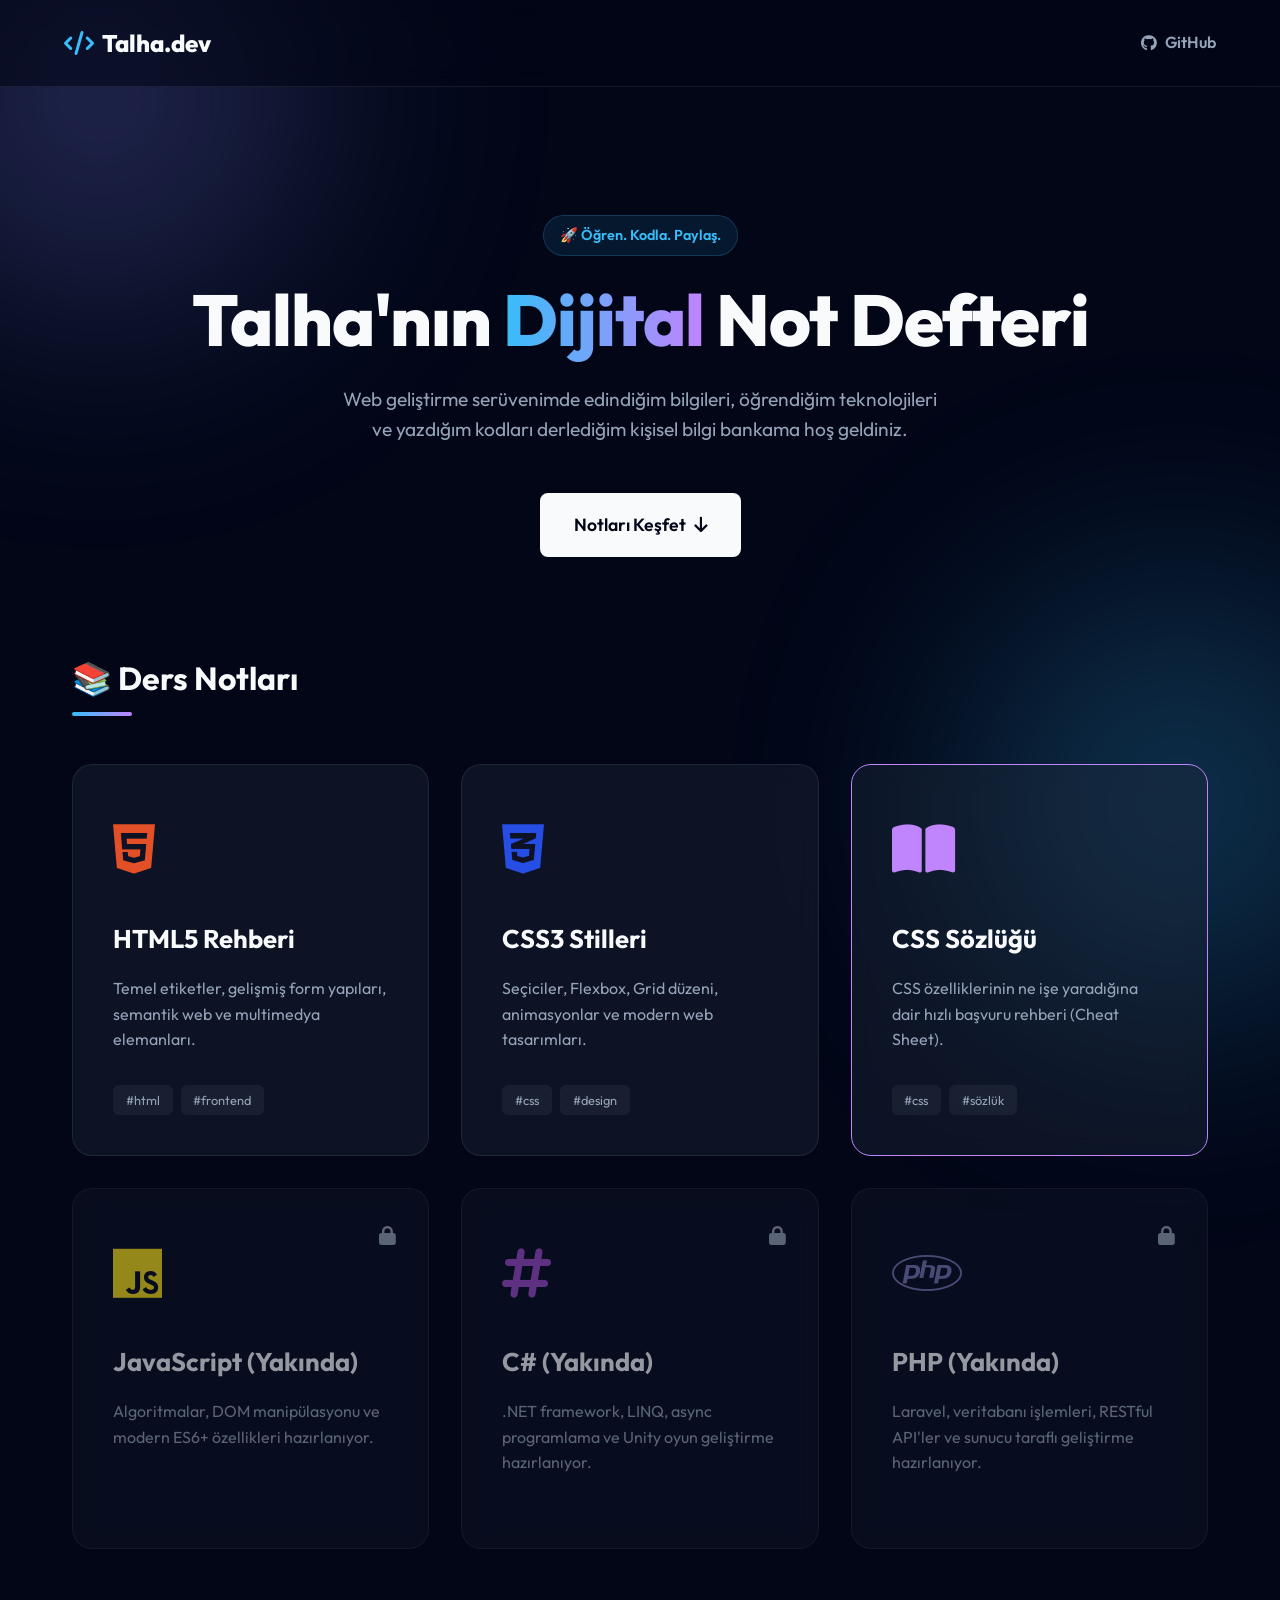
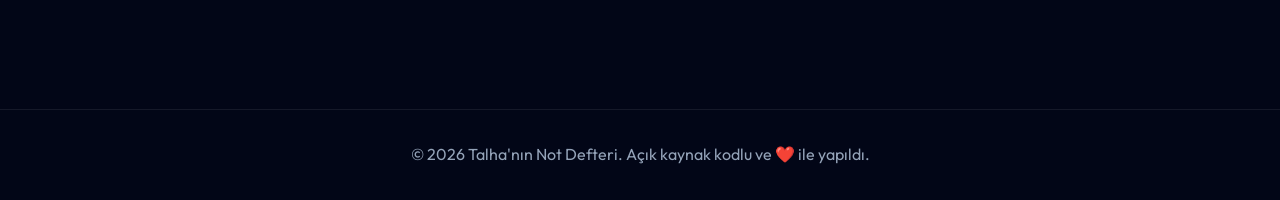
<file: talha_notebook/index.html>
<!DOCTYPE html>
<html lang="tr">

<head>
    <meta charset="UTF-8">
    <meta name="viewport" content="width=device-width, initial-scale=1.0">
    <title>Talha'nın Dijital Not Defteri</title>
    <link href="https://fonts.googleapis.com/css2?family=Outfit:wght@300;400;600;800&family=Fira+Code&display=swap"
        rel="stylesheet">
    <link rel="stylesheet" href="https://cdnjs.cloudflare.com/ajax/libs/font-awesome/6.4.0/css/all.min.css">
    <link rel="stylesheet" href="css/index.css">
</head>

<body>
    <!-- Arka plan parlamaları -->
    <div class="glow-circle shape-1"></div>
    <div class="glow-circle shape-2"></div>

    <nav class="navbar">
        <div class="nav-brand"><i class="fa-solid fa-code"></i> Talha.dev</div>
        <div class="nav-links">
            <a href="https://github.com" target="_blank"><i class="fab fa-github"></i> GitHub</a>
        </div>
    </nav>

    <div class="page-wrapper">
        <!-- Hero Section -->
        <header class="hero-section">
            <div class="badge">🚀 Öğren. Kodla. Paylaş.</div>
            <h1 class="main-title">Talha'nın <span>Dijital</span> Not Defteri</h1>
            <p class="hero-subtitle">Web geliştirme serüvenimde edindiğim bilgileri, öğrendiğim teknolojileri ve
                yazdığım kodları derlediğim kişisel bilgi bankama hoş geldiniz.</p>
            <div class="hero-buttons">
                <a href="#notlar" class="btn btn-primary">Notları Keşfet <i class="fa-solid fa-arrow-down"></i></a>
            </div>
        </header>

        <main id="notlar" class="main-content">
            <div class="section-header">
                <h2>📚 Ders Notları</h2>
                <div class="section-line"></div>
            </div>

            <div class="notebook-grid">
                <!-- HTML5 -->
                <a href="html5-notes.html" class="notebook-card html-card">
                    <div class="card-icon"><i class="fab fa-html5"></i></div>
                    <div class="card-content">
                        <h2>HTML5 Rehberi</h2>
                        <p>Temel etiketler, gelişmiş form yapıları, semantik web ve multimedya elemanları.</p>
                    </div>
                    <div class="card-footer">
                        <span class="tag">#html</span>
                        <span class="tag">#frontend</span>
                    </div>
                </a>

                <!-- CSS3 -->
                <a href="css3-notes.html" class="notebook-card css-card">
                    <div class="card-icon"><i class="fab fa-css3-alt"></i></div>
                    <div class="card-content">
                        <h2>CSS3 Stilleri</h2>
                        <p>Seçiciler, Flexbox, Grid düzeni, animasyonlar ve modern web tasarımları.</p>
                    </div>
                    <div class="card-footer">
                        <span class="tag">#css</span>
                        <span class="tag">#design</span>
                    </div>
                </a>

                <!-- CSS Sözlüğü (Yeni) -->
                <a href="css-cheatsheet.html" class="notebook-card js-card" style="border-color: var(--accent-3);">
                    <div class="card-icon"><i class="fa-solid fa-book-open" style="color: var(--accent-3);"></i></div>
                    <div class="card-content">
                        <h2>CSS Sözlüğü</h2>
                        <p>CSS özelliklerinin ne işe yaradığına dair hızlı başvuru rehberi (Cheat Sheet).</p>
                    </div>
                    <div class="card-footer">
                        <span class="tag">#css</span>
                        <span class="tag">#sözlük</span>
                    </div>
                </a>

                <!-- JavaScript (Kilitli) -->
                <a href="#" class="notebook-card js-card locked">
                    <div class="card-icon"><i class="fab fa-js"></i></div>
                    <div class="card-content">
                        <h2>JavaScript (Yakında)</h2>
                        <p>Algoritmalar, DOM manipülasyonu ve modern ES6+ özellikleri hazırlanıyor.</p>
                    </div>
                    <div class="lock-icon"><i class="fa-solid fa-lock"></i></div>
                </a>


                <!-- C# (Kilitli) -->
                <a href="#" class="notebook-card csharp-card locked">
                    <div class="card-icon"><i class="fa-solid fa-hashtag"></i></div>
                    <div class="card-content">
                        <h2>C# (Yakında)</h2>
                        <p>.NET framework, LINQ, async programlama ve Unity oyun geliştirme hazırlanıyor.</p>
                    </div>
                    <div class="lock-icon"><i class="fa-solid fa-lock"></i></div>
                </a>

                <!-- PHP (Kilitli) -->
                <a href="#" class="notebook-card php-card locked">
                    <div class="card-icon"><i class="fab fa-php"></i></div>
                    <div class="card-content">
                        <h2>PHP (Yakında)</h2>
                        <p>Laravel, veritabanı işlemleri, RESTful API'ler ve sunucu taraflı geliştirme hazırlanıyor.</p>
                    </div>
                    <div class="lock-icon"><i class="fa-solid fa-lock"></i></div>
                </a>
            </div>
        </main>
    </div>

    <footer>
        <p>&copy; 2026 Talha'nın Not Defteri. Açık kaynak kodlu ve ❤️ ile yapıldı.</p>
    </footer>
</body>

</html>
</file>
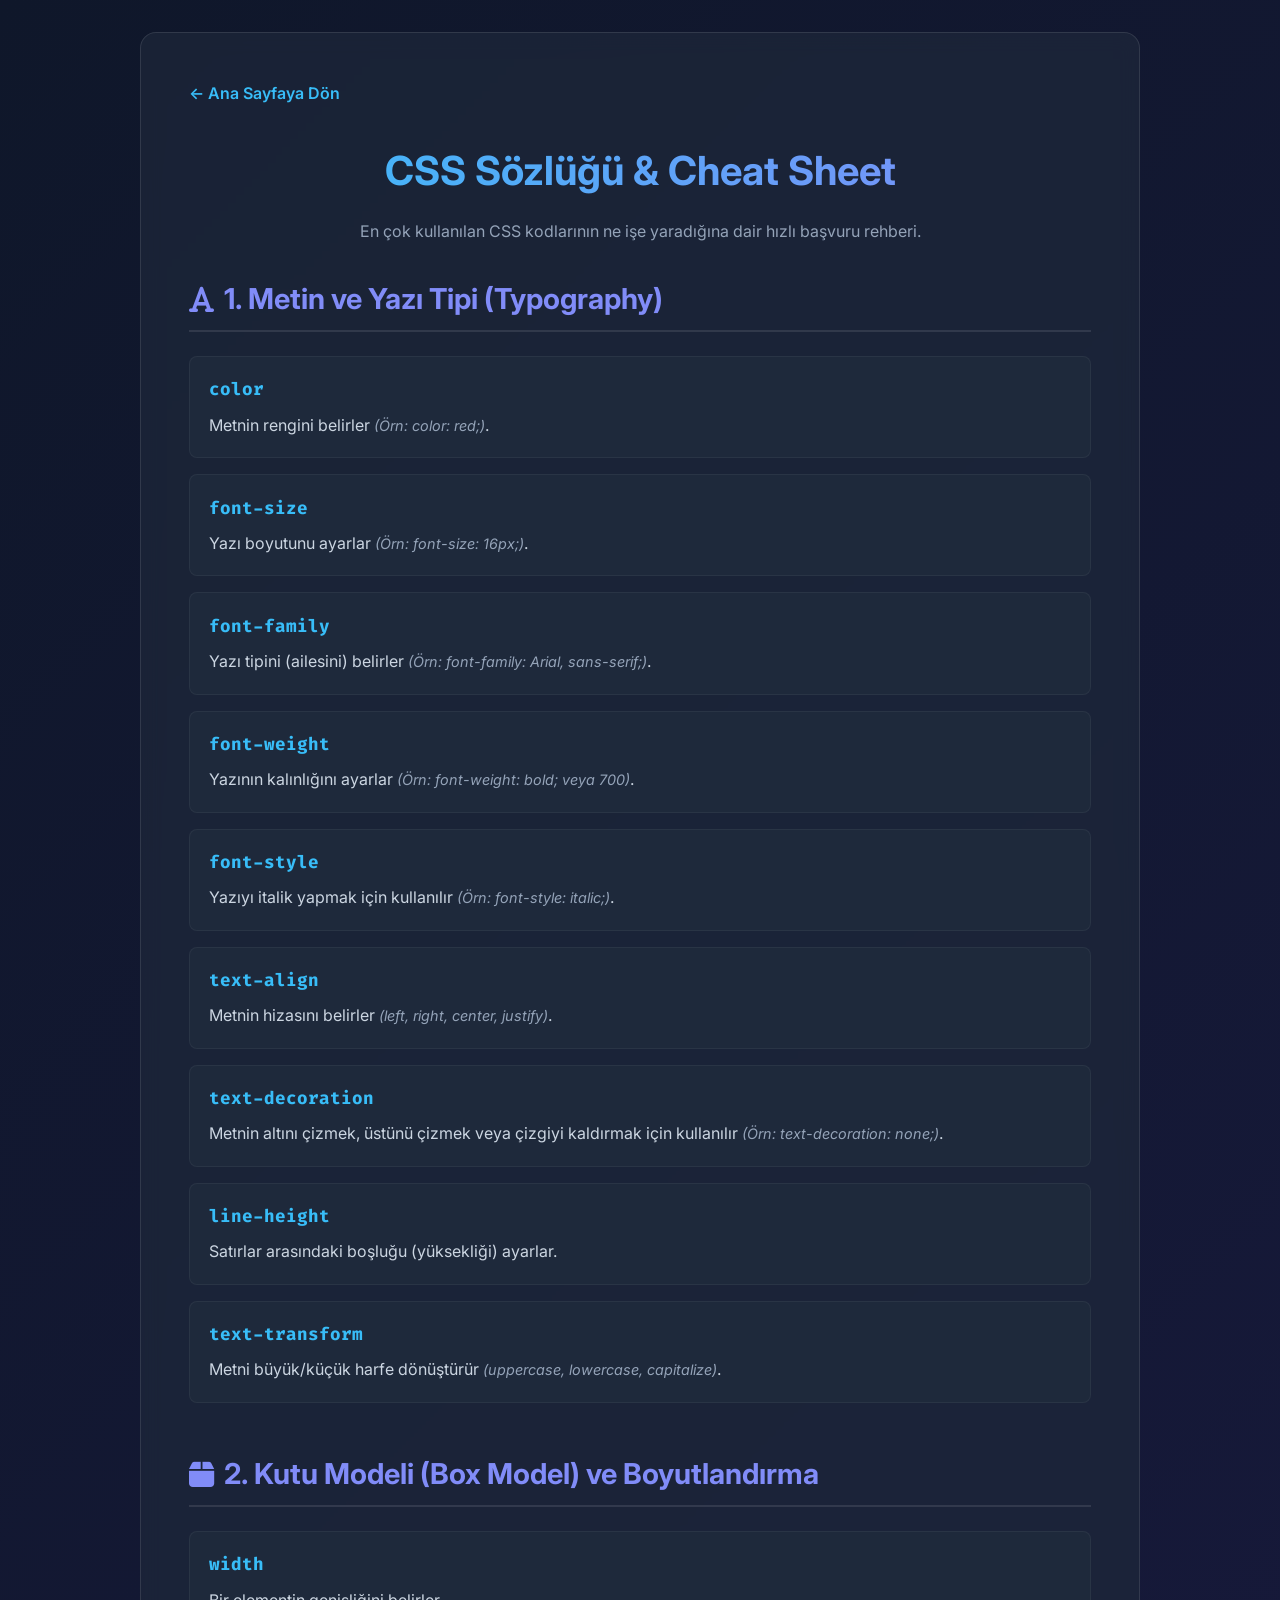
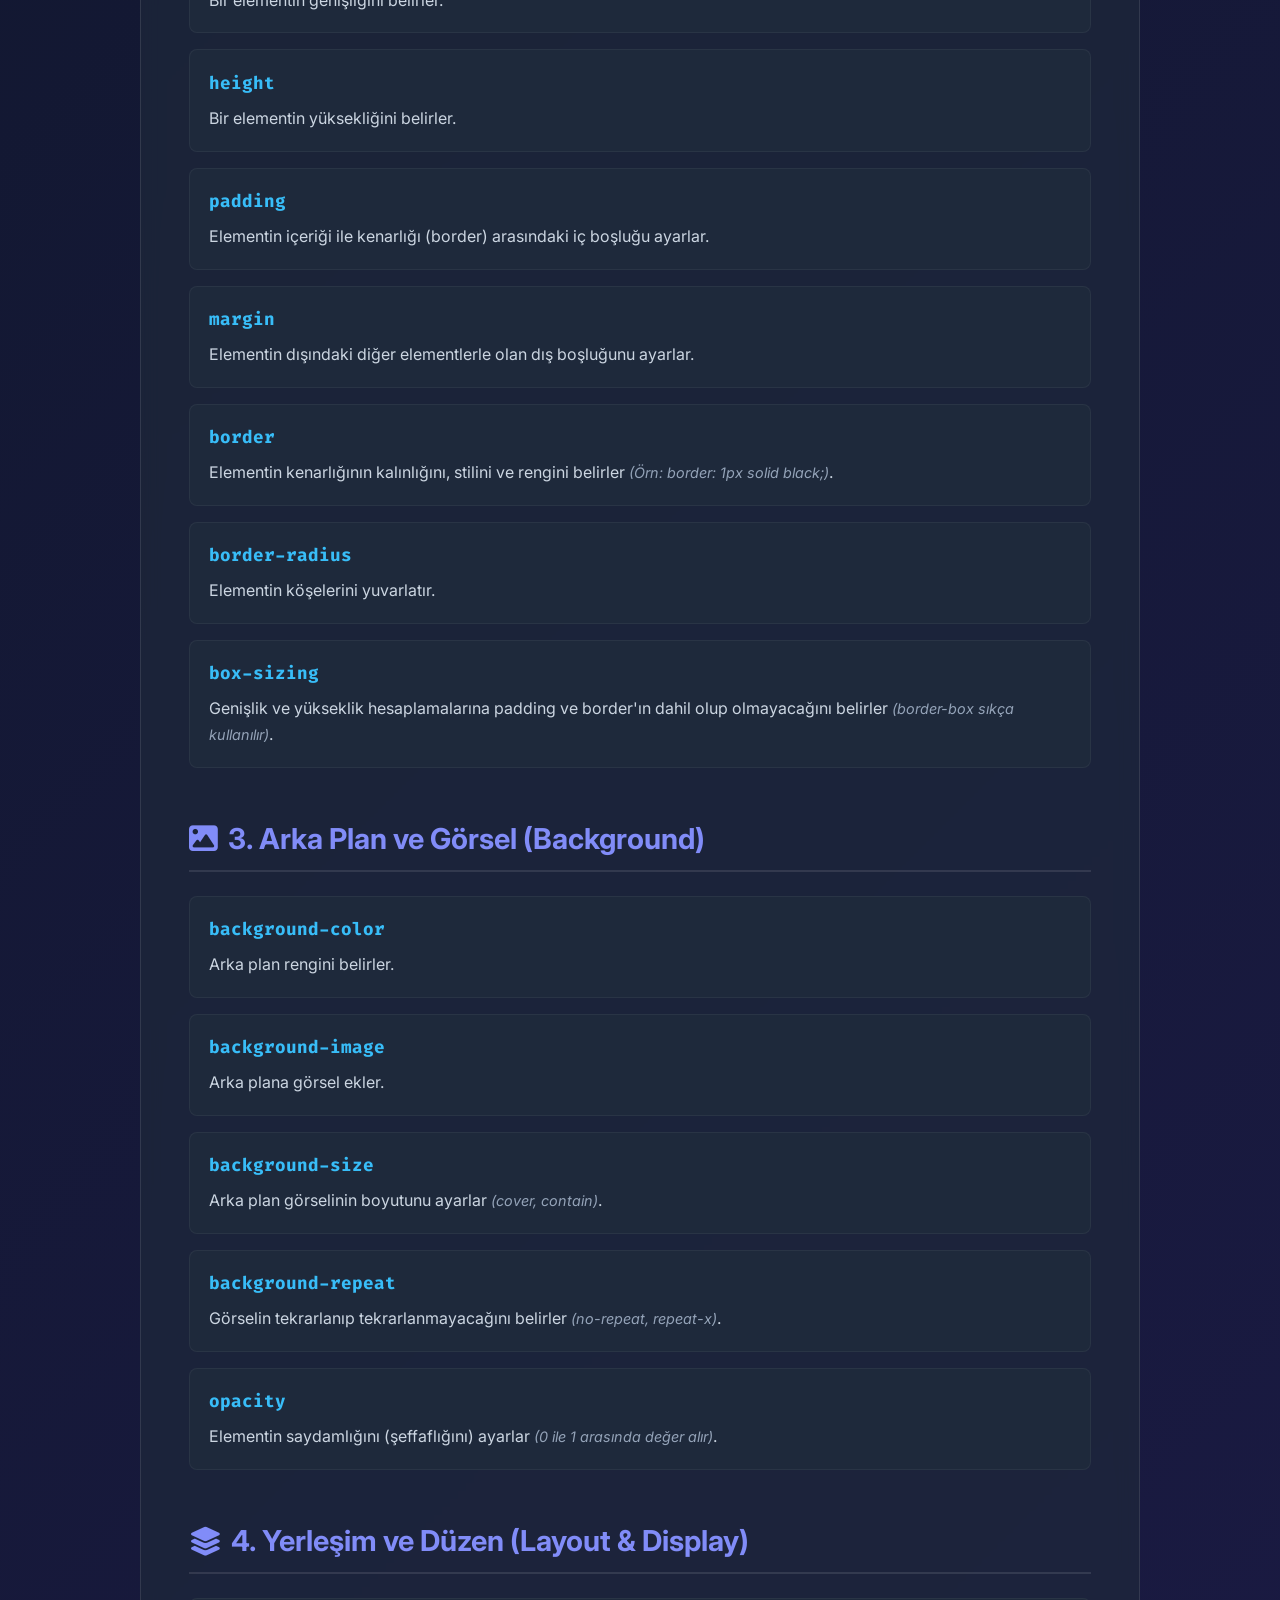
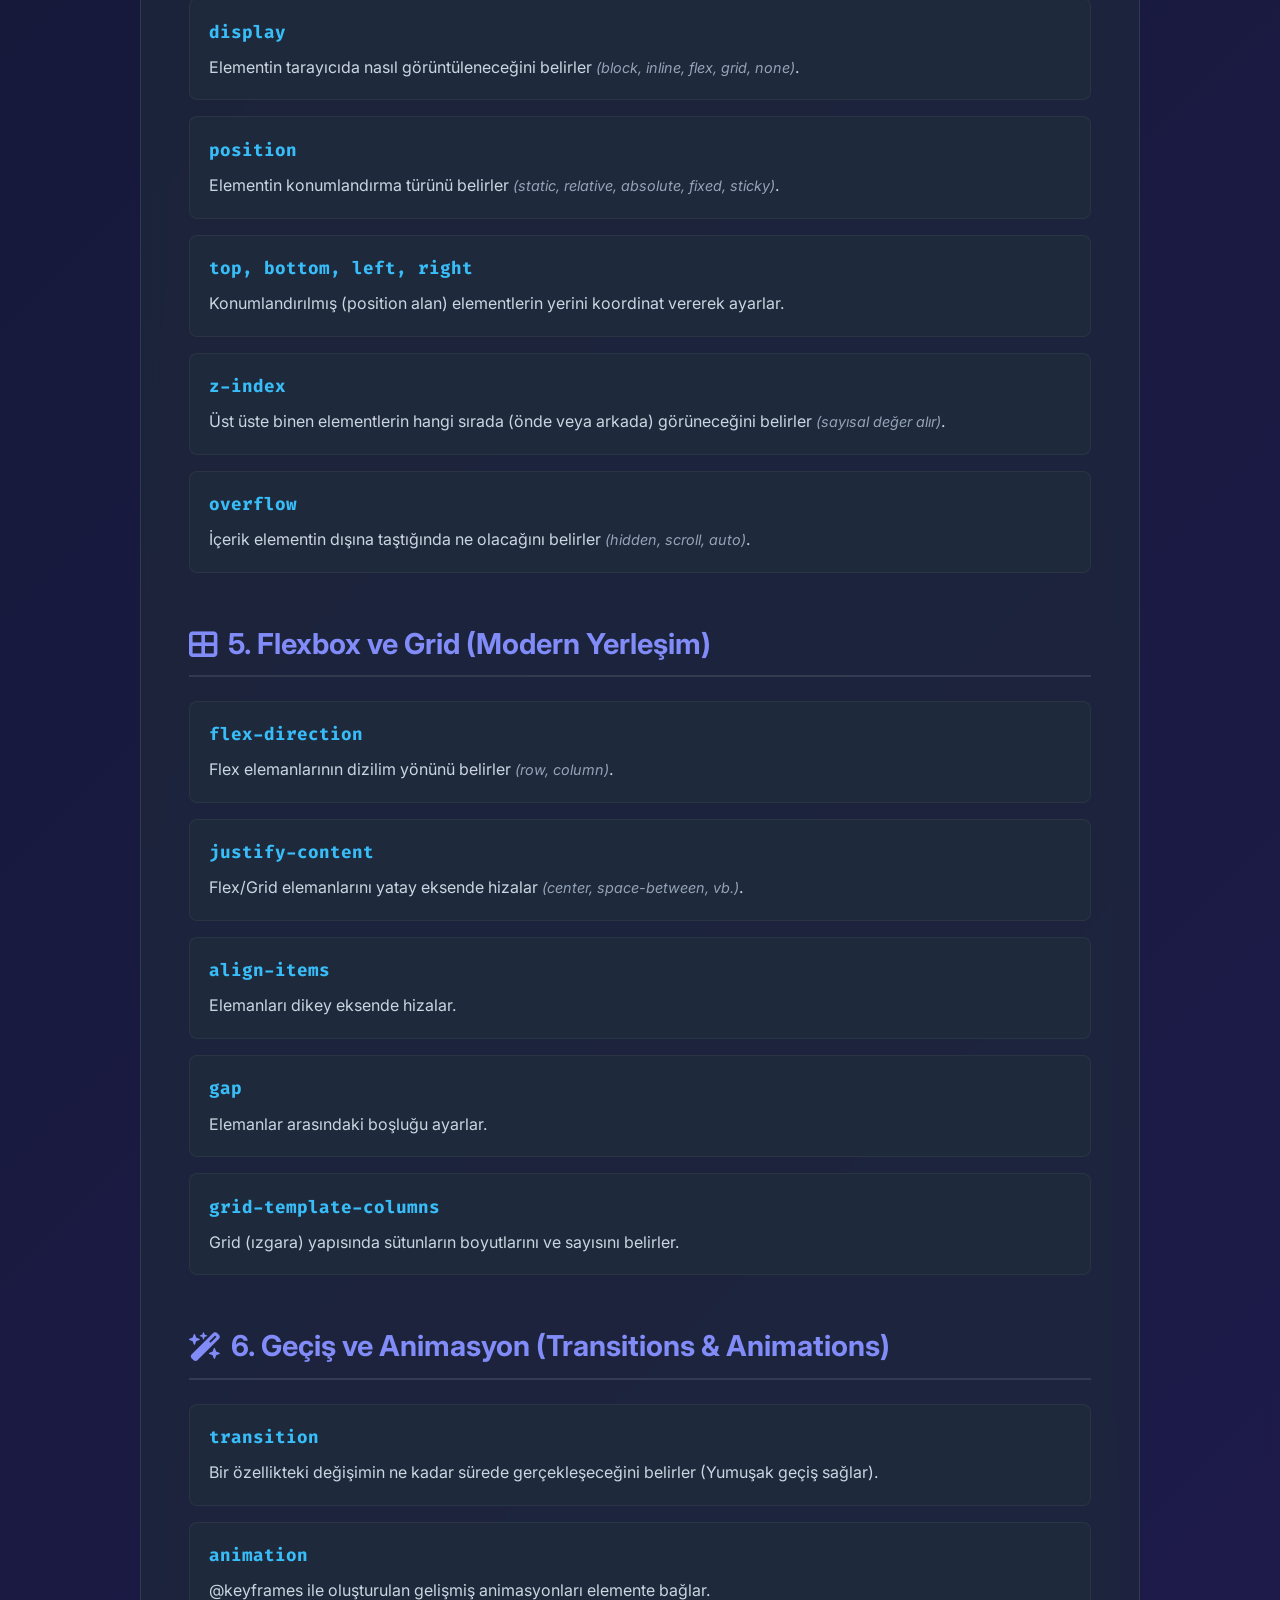
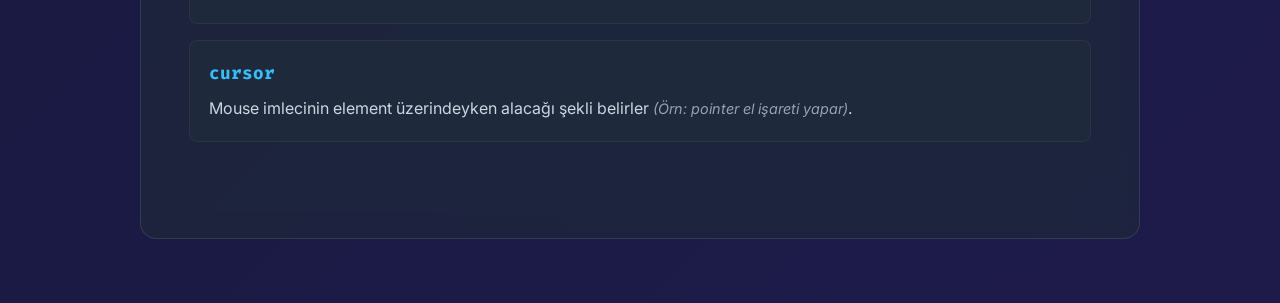
<file: talha_notebook/css-cheatsheet.html>
<!DOCTYPE html>
<html lang="tr">
<head>
    <meta charset="UTF-8">
    <meta name="viewport" content="width=device-width, initial-scale=1.0">
    <title>CSS Sözlüğü - Talha'nın Not Defteri</title>
    <link href="https://fonts.googleapis.com/css2?family=Inter:wght@400;600;800&family=Fira+Code&display=swap" rel="stylesheet">
    <link rel="stylesheet" href="https://cdnjs.cloudflare.com/ajax/libs/font-awesome/6.4.0/css/all.min.css">
    <link rel="stylesheet" href="css/css-cheatsheet.css">
</head>
<body>
    <div class="notes-container">
        <a href="index.html" class="back-link">&larr; Ana Sayfaya Dön</a>
        
        <h1 class="main-title" style="font-size: 2.5rem;">CSS Sözlüğü & Cheat Sheet</h1>
        <p style="text-align: center; color: #94a3b8; margin-bottom: 2rem;">En çok kullanılan CSS kodlarının ne işe yaradığına dair hızlı başvuru rehberi.</p>

        <!-- 1. Metin ve Yazı Tipi -->
        <section class="notes-section">
            <h2><i class="fa-solid fa-font"></i> 1. Metin ve Yazı Tipi (Typography)</h2>
            <div class="property-list">
                <div class="prop-item"><code>color</code><p>Metnin rengini belirler <em>(Örn: color: red;)</em>.</p></div>
                <div class="prop-item"><code>font-size</code><p>Yazı boyutunu ayarlar <em>(Örn: font-size: 16px;)</em>.</p></div>
                <div class="prop-item"><code>font-family</code><p>Yazı tipini (ailesini) belirler <em>(Örn: font-family: Arial, sans-serif;)</em>.</p></div>
                <div class="prop-item"><code>font-weight</code><p>Yazının kalınlığını ayarlar <em>(Örn: font-weight: bold; veya 700)</em>.</p></div>
                <div class="prop-item"><code>font-style</code><p>Yazıyı italik yapmak için kullanılır <em>(Örn: font-style: italic;)</em>.</p></div>
                <div class="prop-item"><code>text-align</code><p>Metnin hizasını belirler <em>(left, right, center, justify)</em>.</p></div>
                <div class="prop-item"><code>text-decoration</code><p>Metnin altını çizmek, üstünü çizmek veya çizgiyi kaldırmak için kullanılır <em>(Örn: text-decoration: none;)</em>.</p></div>
                <div class="prop-item"><code>line-height</code><p>Satırlar arasındaki boşluğu (yüksekliği) ayarlar.</p></div>
                <div class="prop-item"><code>text-transform</code><p>Metni büyük/küçük harfe dönüştürür <em>(uppercase, lowercase, capitalize)</em>.</p></div>
            </div>
        </section>

        <!-- 2. Kutu Modeli -->
        <section class="notes-section">
            <h2><i class="fa-solid fa-box"></i> 2. Kutu Modeli (Box Model) ve Boyutlandırma</h2>
            <div class="property-list">
                <div class="prop-item"><code>width</code><p>Bir elementin genişliğini belirler.</p></div>
                <div class="prop-item"><code>height</code><p>Bir elementin yüksekliğini belirler.</p></div>
                <div class="prop-item"><code>padding</code><p>Elementin içeriği ile kenarlığı (border) arasındaki iç boşluğu ayarlar.</p></div>
                <div class="prop-item"><code>margin</code><p>Elementin dışındaki diğer elementlerle olan dış boşluğunu ayarlar.</p></div>
                <div class="prop-item"><code>border</code><p>Elementin kenarlığının kalınlığını, stilini ve rengini belirler <em>(Örn: border: 1px solid black;)</em>.</p></div>
                <div class="prop-item"><code>border-radius</code><p>Elementin köşelerini yuvarlatır.</p></div>
                <div class="prop-item"><code>box-sizing</code><p>Genişlik ve yükseklik hesaplamalarına padding ve border'ın dahil olup olmayacağını belirler <em>(border-box sıkça kullanılır)</em>.</p></div>
            </div>
        </section>

        <!-- 3. Arka Plan -->
        <section class="notes-section">
            <h2><i class="fa-solid fa-image"></i> 3. Arka Plan ve Görsel (Background)</h2>
            <div class="property-list">
                <div class="prop-item"><code>background-color</code><p>Arka plan rengini belirler.</p></div>
                <div class="prop-item"><code>background-image</code><p>Arka plana görsel ekler.</p></div>
                <div class="prop-item"><code>background-size</code><p>Arka plan görselinin boyutunu ayarlar <em>(cover, contain)</em>.</p></div>
                <div class="prop-item"><code>background-repeat</code><p>Görselin tekrarlanıp tekrarlanmayacağını belirler <em>(no-repeat, repeat-x)</em>.</p></div>
                <div class="prop-item"><code>opacity</code><p>Elementin saydamlığını (şeffaflığını) ayarlar <em>(0 ile 1 arasında değer alır)</em>.</p></div>
            </div>
        </section>

        <!-- 4. Yerleşim -->
        <section class="notes-section">
            <h2><i class="fa-solid fa-layer-group"></i> 4. Yerleşim ve Düzen (Layout & Display)</h2>
            <div class="property-list">
                <div class="prop-item"><code>display</code><p>Elementin tarayıcıda nasıl görüntüleneceğini belirler <em>(block, inline, flex, grid, none)</em>.</p></div>
                <div class="prop-item"><code>position</code><p>Elementin konumlandırma türünü belirler <em>(static, relative, absolute, fixed, sticky)</em>.</p></div>
                <div class="prop-item"><code>top, bottom, left, right</code><p>Konumlandırılmış (position alan) elementlerin yerini koordinat vererek ayarlar.</p></div>
                <div class="prop-item"><code>z-index</code><p>Üst üste binen elementlerin hangi sırada (önde veya arkada) görüneceğini belirler <em>(sayısal değer alır)</em>.</p></div>
                <div class="prop-item"><code>overflow</code><p>İçerik elementin dışına taştığında ne olacağını belirler <em>(hidden, scroll, auto)</em>.</p></div>
            </div>
        </section>

        <!-- 5. Flexbox -->
        <section class="notes-section">
            <h2><i class="fa-solid fa-table-cells-large"></i> 5. Flexbox ve Grid (Modern Yerleşim)</h2>
            <div class="property-list">
                <div class="prop-item"><code>flex-direction</code><p>Flex elemanlarının dizilim yönünü belirler <em>(row, column)</em>.</p></div>
                <div class="prop-item"><code>justify-content</code><p>Flex/Grid elemanlarını yatay eksende hizalar <em>(center, space-between, vb.)</em>.</p></div>
                <div class="prop-item"><code>align-items</code><p>Elemanları dikey eksende hizalar.</p></div>
                <div class="prop-item"><code>gap</code><p>Elemanlar arasındaki boşluğu ayarlar.</p></div>
                <div class="prop-item"><code>grid-template-columns</code><p>Grid (ızgara) yapısında sütunların boyutlarını ve sayısını belirler.</p></div>
            </div>
        </section>

        <!-- 6. Animasyon -->
        <section class="notes-section">
            <h2><i class="fa-solid fa-wand-magic-sparkles"></i> 6. Geçiş ve Animasyon (Transitions & Animations)</h2>
            <div class="property-list">
                <div class="prop-item"><code>transition</code><p>Bir özellikteki değişimin ne kadar sürede gerçekleşeceğini belirler (Yumuşak geçiş sağlar).</p></div>
                <div class="prop-item"><code>animation</code><p>@keyframes ile oluşturulan gelişmiş animasyonları elemente bağlar.</p></div>
                <div class="prop-item"><code>cursor</code><p>Mouse imlecinin element üzerindeyken alacağı şekli belirler <em>(Örn: pointer el işareti yapar)</em>.</p></div>
            </div>
        </section>

    </div>
</body>
</html>
</file>
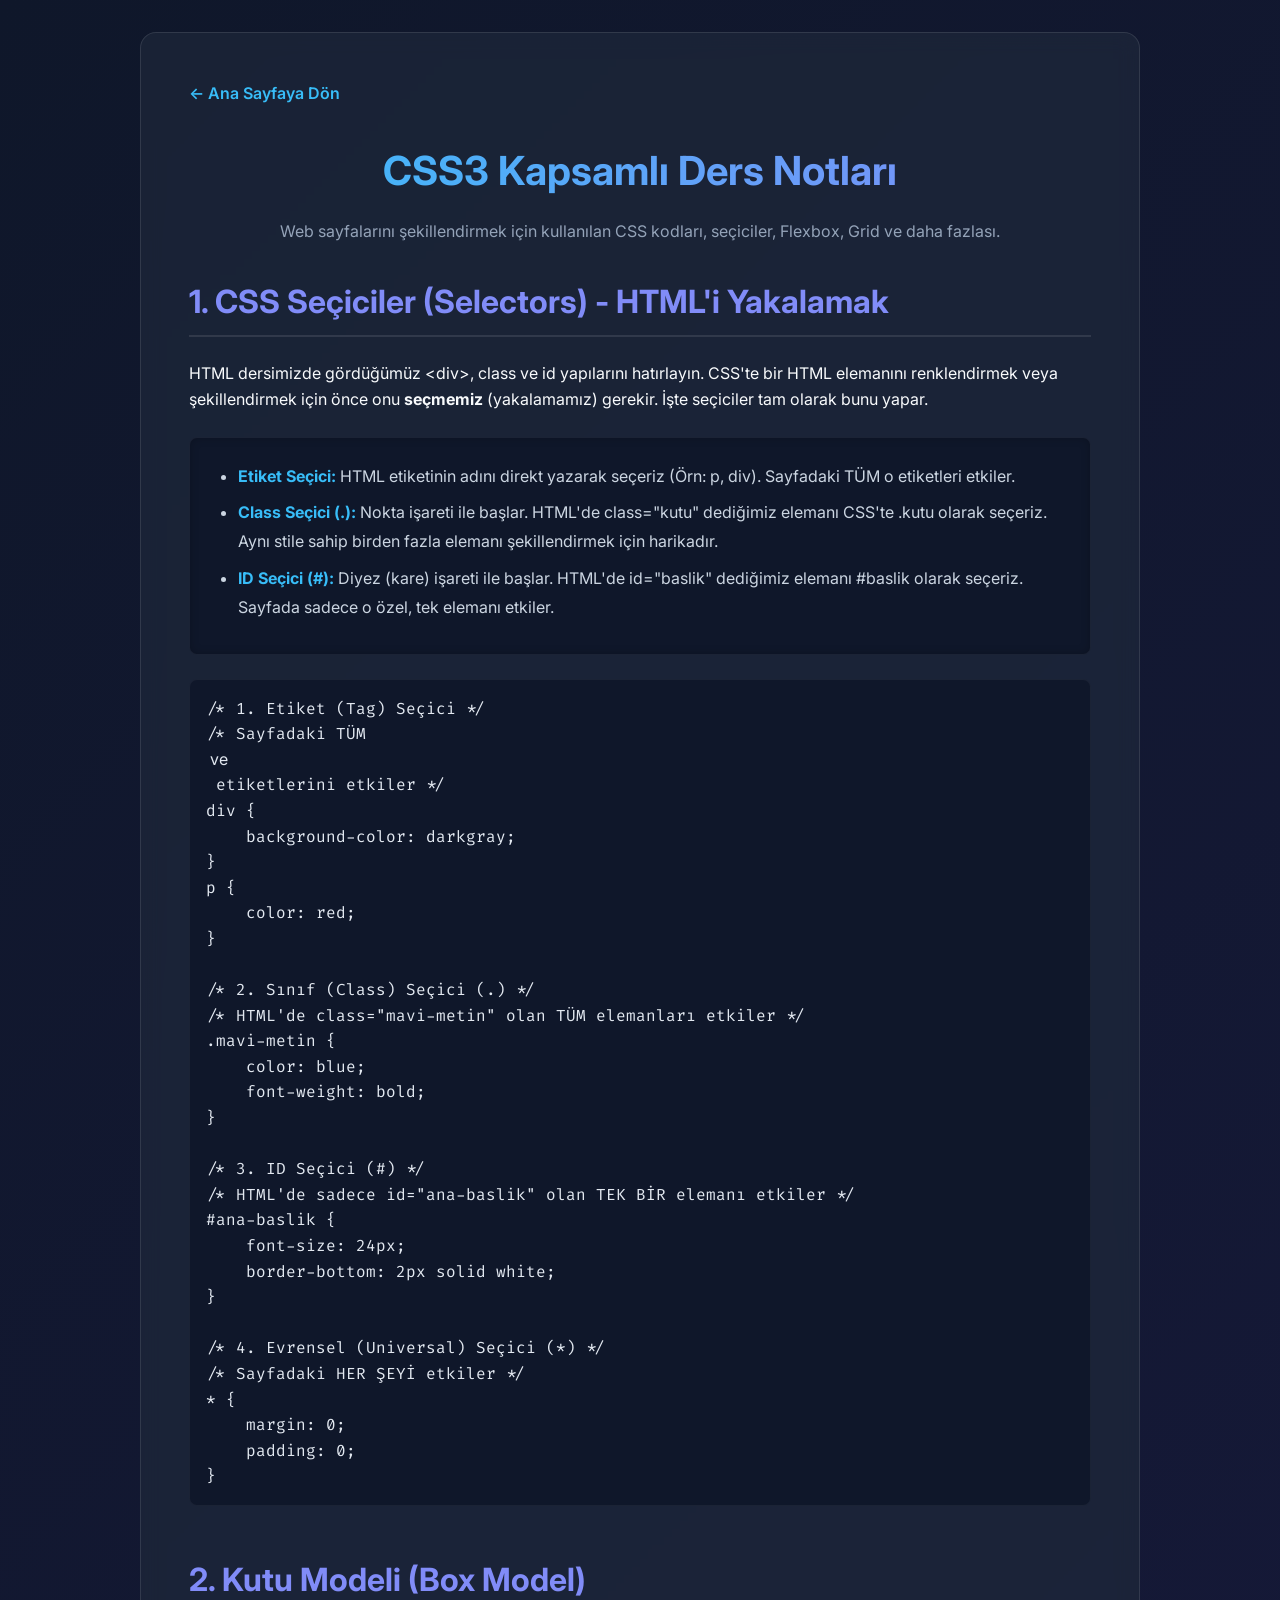
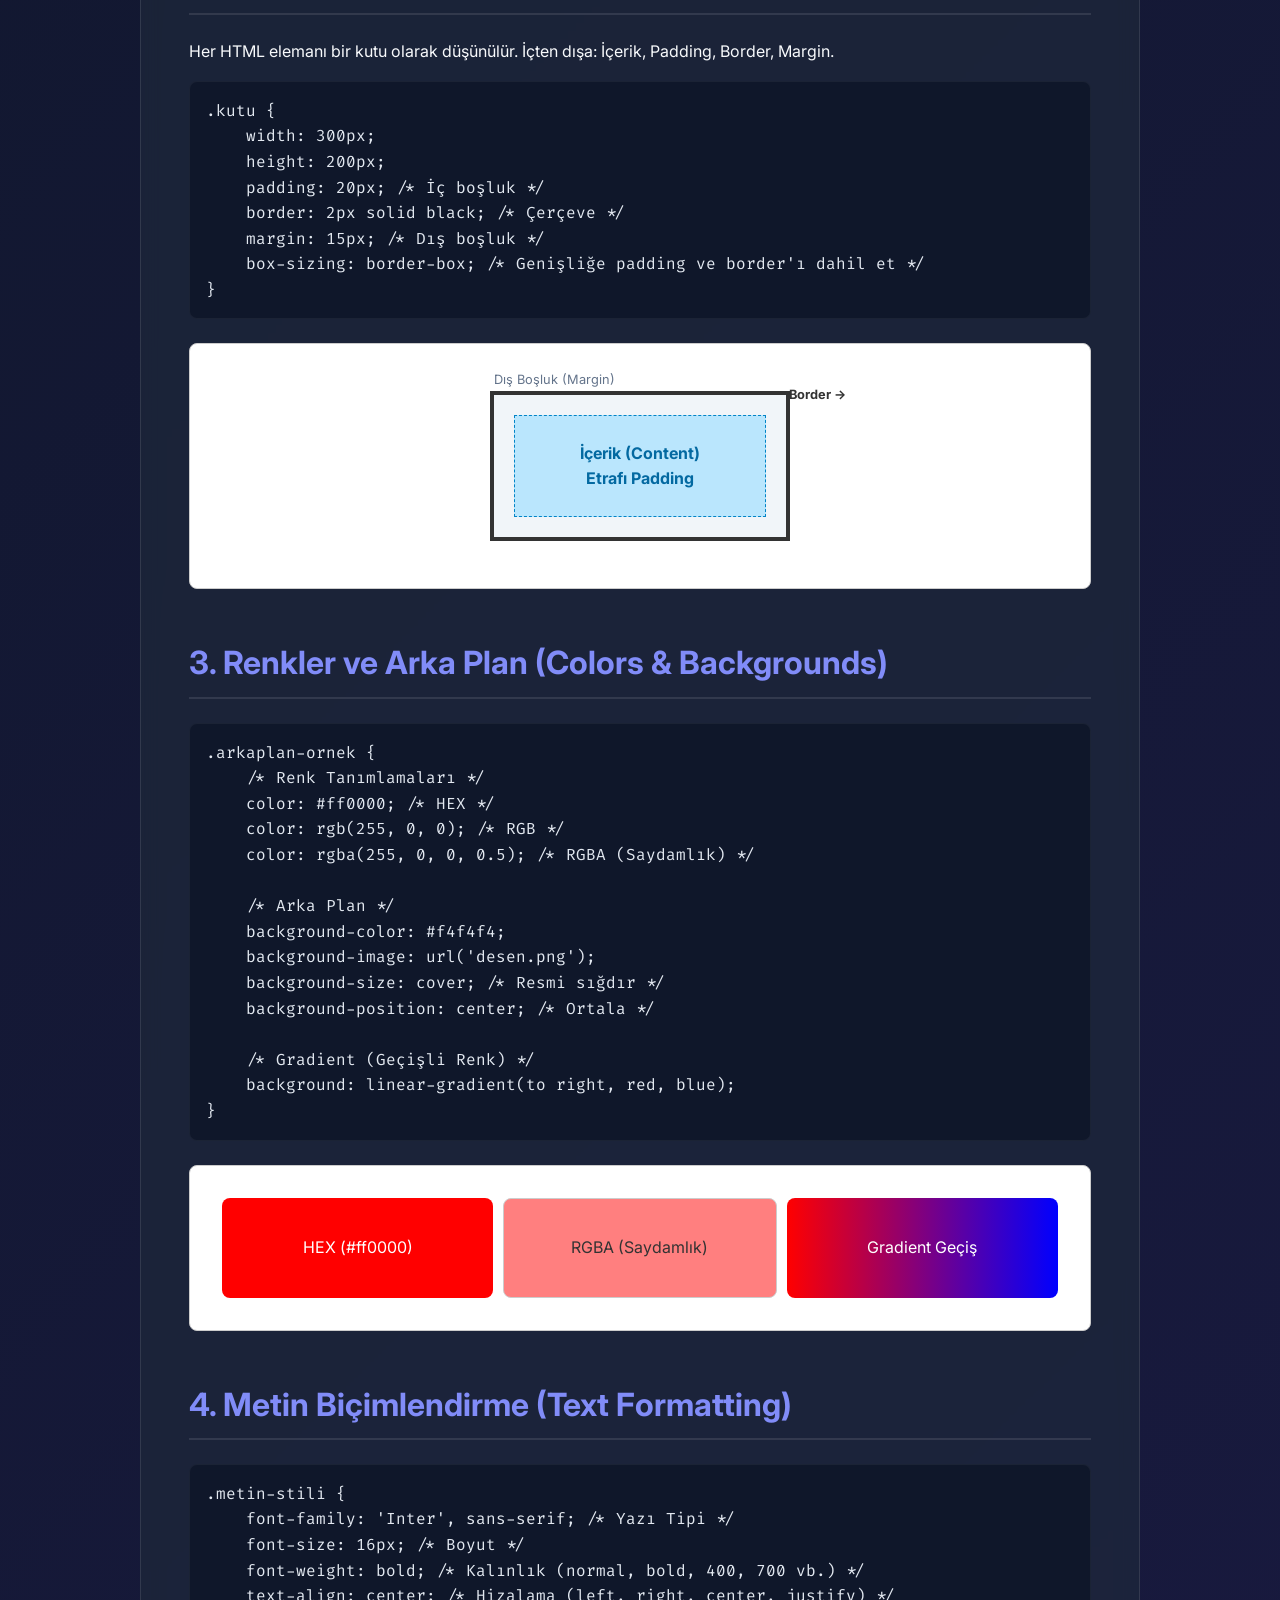
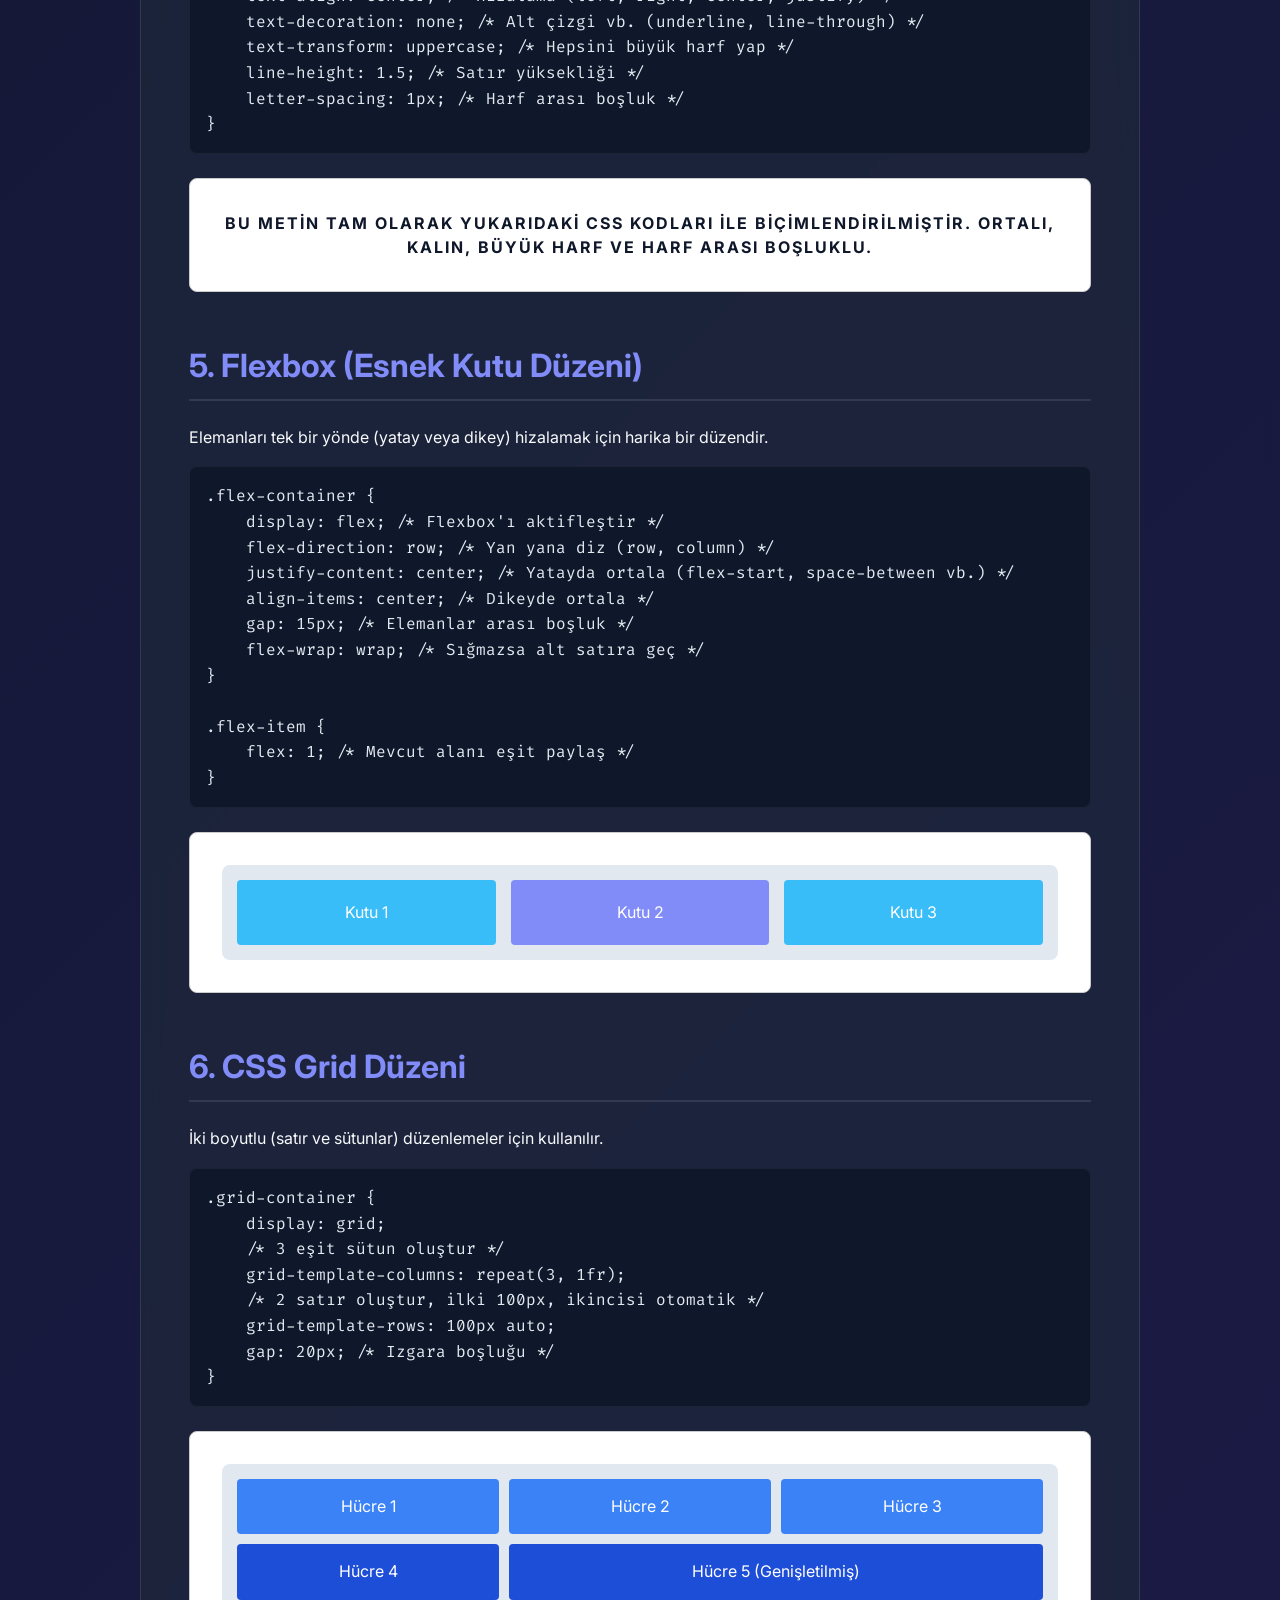
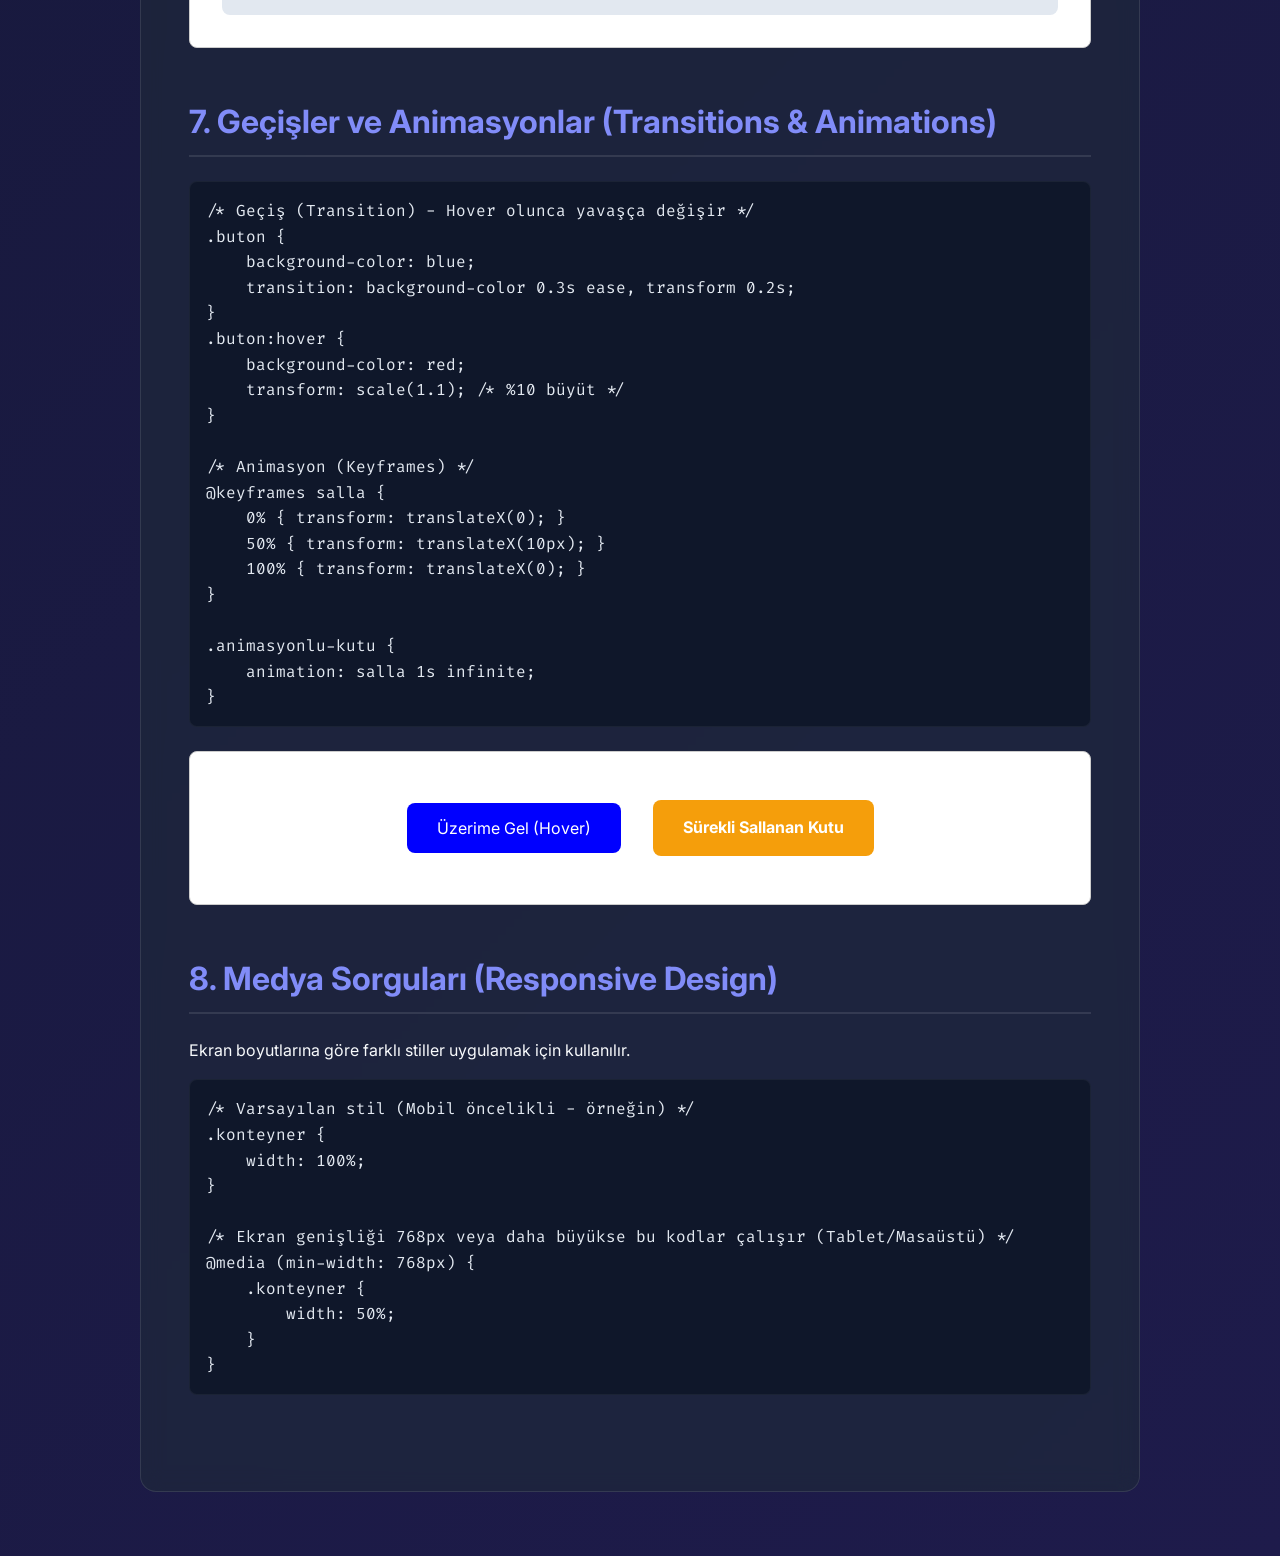
<file: talha_notebook/css3-notes.html>
<!DOCTYPE html>
<html lang="tr">
<head>
    <meta charset="UTF-8">
    <meta name="viewport" content="width=device-width, initial-scale=1.0">
    <title>CSS3 Ders Notları - Talha'nın Not Defteri</title>
    <link href="https://fonts.googleapis.com/css2?family=Inter:wght@400;600;800&family=Fira+Code&display=swap" rel="stylesheet">
    <link rel="stylesheet" href="css/css3-notes.css">
</head>
<body>
    <div class="notes-container">
        <a href="index.html" class="back-link">&larr; Ana Sayfaya Dön</a>
        
        <h1 class="main-title" style="font-size: 2.5rem;">CSS3 Kapsamlı Ders Notları</h1>
        <p style="text-align: center; color: #94a3b8; margin-bottom: 2rem;">Web sayfalarını şekillendirmek için kullanılan CSS kodları, seçiciler, Flexbox, Grid ve daha fazlası.</p>

        <section class="notes-section">
            <h2>1. CSS Seçiciler (Selectors) - HTML'i Yakalamak</h2>
            <p>HTML dersimizde gördüğümüz <code>&lt;div&gt;</code>, <code>class</code> ve <code>id</code> yapılarını hatırlayın. CSS'te bir HTML elemanını renklendirmek veya şekillendirmek için önce onu <strong>seçmemiz</strong> (yakalamamız) gerekir. İşte seçiciler tam olarak bunu yapar.</p>
            
            <div class="info-box">
                <ul>
                    <li><strong>Etiket Seçici:</strong> HTML etiketinin adını direkt yazarak seçeriz (Örn: <code>p</code>, <code>div</code>). Sayfadaki TÜM o etiketleri etkiler.</li>
                    <li><strong>Class Seçici (.):</strong> Nokta işareti ile başlar. HTML'de <code>class="kutu"</code> dediğimiz elemanı CSS'te <code>.kutu</code> olarak seçeriz. Aynı stile sahip birden fazla elemanı şekillendirmek için harikadır.</li>
                    <li><strong>ID Seçici (#):</strong> Diyez (kare) işareti ile başlar. HTML'de <code>id="baslik"</code> dediğimiz elemanı <code>#baslik</code> olarak seçeriz. Sayfada sadece o özel, tek elemanı etkiler.</li>
                </ul>
            </div>

            <div class="code-example">
<code>/* 1. Etiket (Tag) Seçici */
/* Sayfadaki TÜM <p> ve <div> etiketlerini etkiler */
div {
    background-color: darkgray;
}
p {
    color: red;
}

/* 2. Sınıf (Class) Seçici (.) */
/* HTML'de class="mavi-metin" olan TÜM elemanları etkiler */
.mavi-metin {
    color: blue;
    font-weight: bold;
}

/* 3. ID Seçici (#) */
/* HTML'de sadece id="ana-baslik" olan TEK BİR elemanı etkiler */
#ana-baslik {
    font-size: 24px;
    border-bottom: 2px solid white;
}

/* 4. Evrensel (Universal) Seçici (*) */
/* Sayfadaki HER ŞEYİ etkiler */
* {
    margin: 0;
    padding: 0;
}</code>
            </div>
        </section>

        <section class="notes-section">
            <h2>2. Kutu Modeli (Box Model)</h2>
            <p>Her HTML elemanı bir kutu olarak düşünülür. İçten dışa: İçerik, Padding, Border, Margin.</p>
            <div class="code-example">
<code>.kutu {
    width: 300px;
    height: 200px;
    padding: 20px; /* İç boşluk */
    border: 2px solid black; /* Çerçeve */
    margin: 15px; /* Dış boşluk */
    box-sizing: border-box; /* Genişliğe padding ve border'ı dahil et */
}</code>
            </div>
            <div class="preview-box" style="display: flex; justify-content: center;">
                <div style="width: 300px; height: 150px; padding: 20px; border: 4px solid #333; margin: 15px; background-color: #f1f5f9; box-sizing: border-box; position: relative;">
                    <div style="background-color: #bae6fd; height: 100%; display: flex; align-items: center; justify-content: center; border: 1px dashed #0284c7; color: #0369a1; font-weight: bold; text-align: center;">
                        İçerik (Content)<br>Etrafı Padding
                    </div>
                    <span style="position: absolute; top: -25px; left: 0; color: #64748b; font-size: 0.8rem;">Dış Boşluk (Margin)</span>
                    <span style="position: absolute; top: -10px; right: -60px; color: #333; font-size: 0.8rem; font-weight: bold;">Border &rarr;</span>
                </div>
            </div>
        </section>

        <section class="notes-section">
            <h2>3. Renkler ve Arka Plan (Colors & Backgrounds)</h2>
            <div class="code-example">
<code>.arkaplan-ornek {
    /* Renk Tanımlamaları */
    color: #ff0000; /* HEX */
    color: rgb(255, 0, 0); /* RGB */
    color: rgba(255, 0, 0, 0.5); /* RGBA (Saydamlık) */
    
    /* Arka Plan */
    background-color: #f4f4f4;
    background-image: url('desen.png');
    background-size: cover; /* Resmi sığdır */
    background-position: center; /* Ortala */
    
    /* Gradient (Geçişli Renk) */
    background: linear-gradient(to right, red, blue);
}</code>
            </div>
            <div class="preview-box" style="display: flex; gap: 10px; flex-wrap: wrap;">
                <div style="flex: 1; min-width: 150px; height: 100px; background-color: #ff0000; color: white; display: flex; align-items: center; justify-content: center; border-radius: 8px;">HEX (#ff0000)</div>
                <div style="flex: 1; min-width: 150px; height: 100px; background-color: rgba(255, 0, 0, 0.5); color: #333; display: flex; align-items: center; justify-content: center; border-radius: 8px; border: 1px solid #ccc;">RGBA (Saydamlık)</div>
                <div style="flex: 1; min-width: 150px; height: 100px; background: linear-gradient(to right, red, blue); color: white; display: flex; align-items: center; justify-content: center; border-radius: 8px;">Gradient Geçiş</div>
            </div>
        </section>

        <section class="notes-section">
            <h2>4. Metin Biçimlendirme (Text Formatting)</h2>
            <div class="code-example">
<code>.metin-stili {
    font-family: 'Inter', sans-serif; /* Yazı Tipi */
    font-size: 16px; /* Boyut */
    font-weight: bold; /* Kalınlık (normal, bold, 400, 700 vb.) */
    text-align: center; /* Hizalama (left, right, center, justify) */
    text-decoration: none; /* Alt çizgi vb. (underline, line-through) */
    text-transform: uppercase; /* Hepsini büyük harf yap */
    line-height: 1.5; /* Satır yüksekliği */
    letter-spacing: 1px; /* Harf arası boşluk */
}</code>
            </div>
            <div class="preview-box">
                <p style="font-family: 'Inter', sans-serif; font-size: 16px; font-weight: bold; text-align: center; text-transform: uppercase; line-height: 1.5; letter-spacing: 2px; color: #0f172a; margin: 0;">
                    Bu metin tam olarak yukarıdaki CSS kodları ile biçimlendirilmiştir. Ortalı, kalın, büyük harf ve harf arası boşluklu.
                </p>
            </div>
        </section>

        <section class="notes-section">
            <h2>5. Flexbox (Esnek Kutu Düzeni)</h2>
            <p>Elemanları tek bir yönde (yatay veya dikey) hizalamak için harika bir düzendir.</p>
            <div class="code-example">
<code>.flex-container {
    display: flex; /* Flexbox'ı aktifleştir */
    flex-direction: row; /* Yan yana diz (row, column) */
    justify-content: center; /* Yatayda ortala (flex-start, space-between vb.) */
    align-items: center; /* Dikeyde ortala */
    gap: 15px; /* Elemanlar arası boşluk */
    flex-wrap: wrap; /* Sığmazsa alt satıra geç */
}

.flex-item {
    flex: 1; /* Mevcut alanı eşit paylaş */
}</code>
            </div>
            <div class="preview-box">
                <div style="display: flex; flex-direction: row; justify-content: space-between; align-items: center; gap: 15px; background: #e2e8f0; padding: 15px; border-radius: 8px;">
                    <div style="flex: 1; background: var(--primary-color); color: white; padding: 20px; text-align: center; border-radius: 4px;">Kutu 1</div>
                    <div style="flex: 1; background: var(--secondary-color); color: white; padding: 20px; text-align: center; border-radius: 4px;">Kutu 2</div>
                    <div style="flex: 1; background: var(--primary-color); color: white; padding: 20px; text-align: center; border-radius: 4px;">Kutu 3</div>
                </div>
            </div>
        </section>

        <section class="notes-section">
            <h2>6. CSS Grid Düzeni</h2>
            <p>İki boyutlu (satır ve sütunlar) düzenlemeler için kullanılır.</p>
            <div class="code-example">
<code>.grid-container {
    display: grid;
    /* 3 eşit sütun oluştur */
    grid-template-columns: repeat(3, 1fr);
    /* 2 satır oluştur, ilki 100px, ikincisi otomatik */
    grid-template-rows: 100px auto;
    gap: 20px; /* Izgara boşluğu */
}</code>
            </div>
            <div class="preview-box">
                <div style="display: grid; grid-template-columns: repeat(3, 1fr); gap: 10px; background: #e2e8f0; padding: 15px; border-radius: 8px;">
                    <div style="background: #3b82f6; color: white; padding: 15px; text-align: center; border-radius: 4px;">Hücre 1</div>
                    <div style="background: #3b82f6; color: white; padding: 15px; text-align: center; border-radius: 4px;">Hücre 2</div>
                    <div style="background: #3b82f6; color: white; padding: 15px; text-align: center; border-radius: 4px;">Hücre 3</div>
                    <div style="background: #1d4ed8; color: white; padding: 15px; text-align: center; border-radius: 4px;">Hücre 4</div>
                    <div style="background: #1d4ed8; color: white; padding: 15px; text-align: center; border-radius: 4px; grid-column: span 2;">Hücre 5 (Genişletilmiş)</div>
                </div>
            </div>
        </section>

        <section class="notes-section">
            <h2>7. Geçişler ve Animasyonlar (Transitions & Animations)</h2>
            <div class="code-example">
<code>/* Geçiş (Transition) - Hover olunca yavaşça değişir */
.buton {
    background-color: blue;
    transition: background-color 0.3s ease, transform 0.2s;
}
.buton:hover {
    background-color: red;
    transform: scale(1.1); /* %10 büyüt */
}

/* Animasyon (Keyframes) */
@keyframes salla {
    0% { transform: translateX(0); }
    50% { transform: translateX(10px); }
    100% { transform: translateX(0); }
}

.animasyonlu-kutu {
    animation: salla 1s infinite;
}</code>
            </div>
            <div class="preview-box" style="display: flex; gap: 2rem; justify-content: center; align-items: center; padding: 3rem;">
                <button style="background-color: blue; color: white; border: none; padding: 15px 30px; border-radius: 8px; cursor: pointer; font-size: 1rem; transition: background-color 0.3s ease, transform 0.2s;" onmouseover="this.style.backgroundColor='red'; this.style.transform='scale(1.1)';" onmouseout="this.style.backgroundColor='blue'; this.style.transform='scale(1)';">
                    Üzerime Gel (Hover)
                </button>
                
                <div style="background-color: #f59e0b; color: white; font-weight: bold; padding: 15px 30px; border-radius: 8px; animation: previewSalla 1s infinite;">
                    Sürekli Sallanan Kutu
                </div>
            </div>
        </section>

        <section class="notes-section">
            <h2>8. Medya Sorguları (Responsive Design)</h2>
            <p>Ekran boyutlarına göre farklı stiller uygulamak için kullanılır.</p>
            <div class="code-example">
<code>/* Varsayılan stil (Mobil öncelikli - örneğin) */
.konteyner {
    width: 100%;
}

/* Ekran genişliği 768px veya daha büyükse bu kodlar çalışır (Tablet/Masaüstü) */
@media (min-width: 768px) {
    .konteyner {
        width: 50%;
    }
}</code>
            </div>
        </section>
    </div>
</body>
</html>
</file>
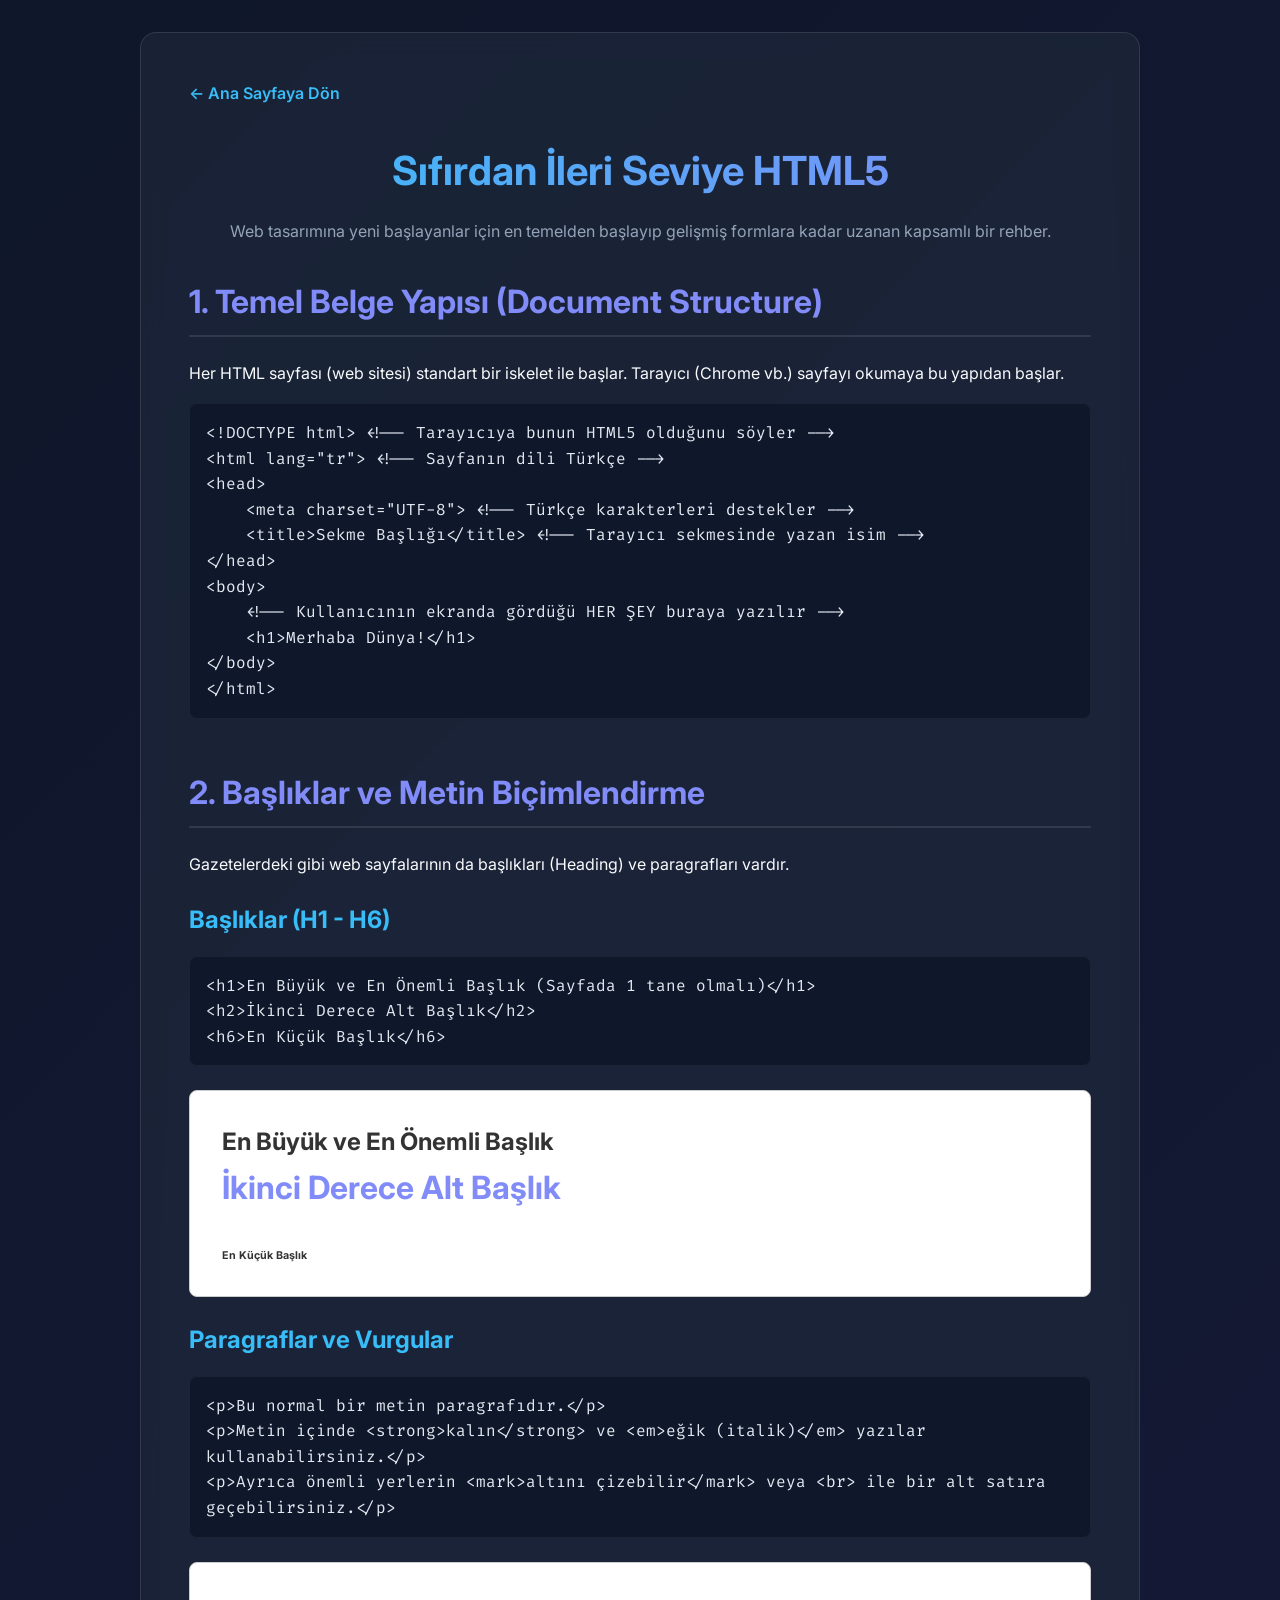
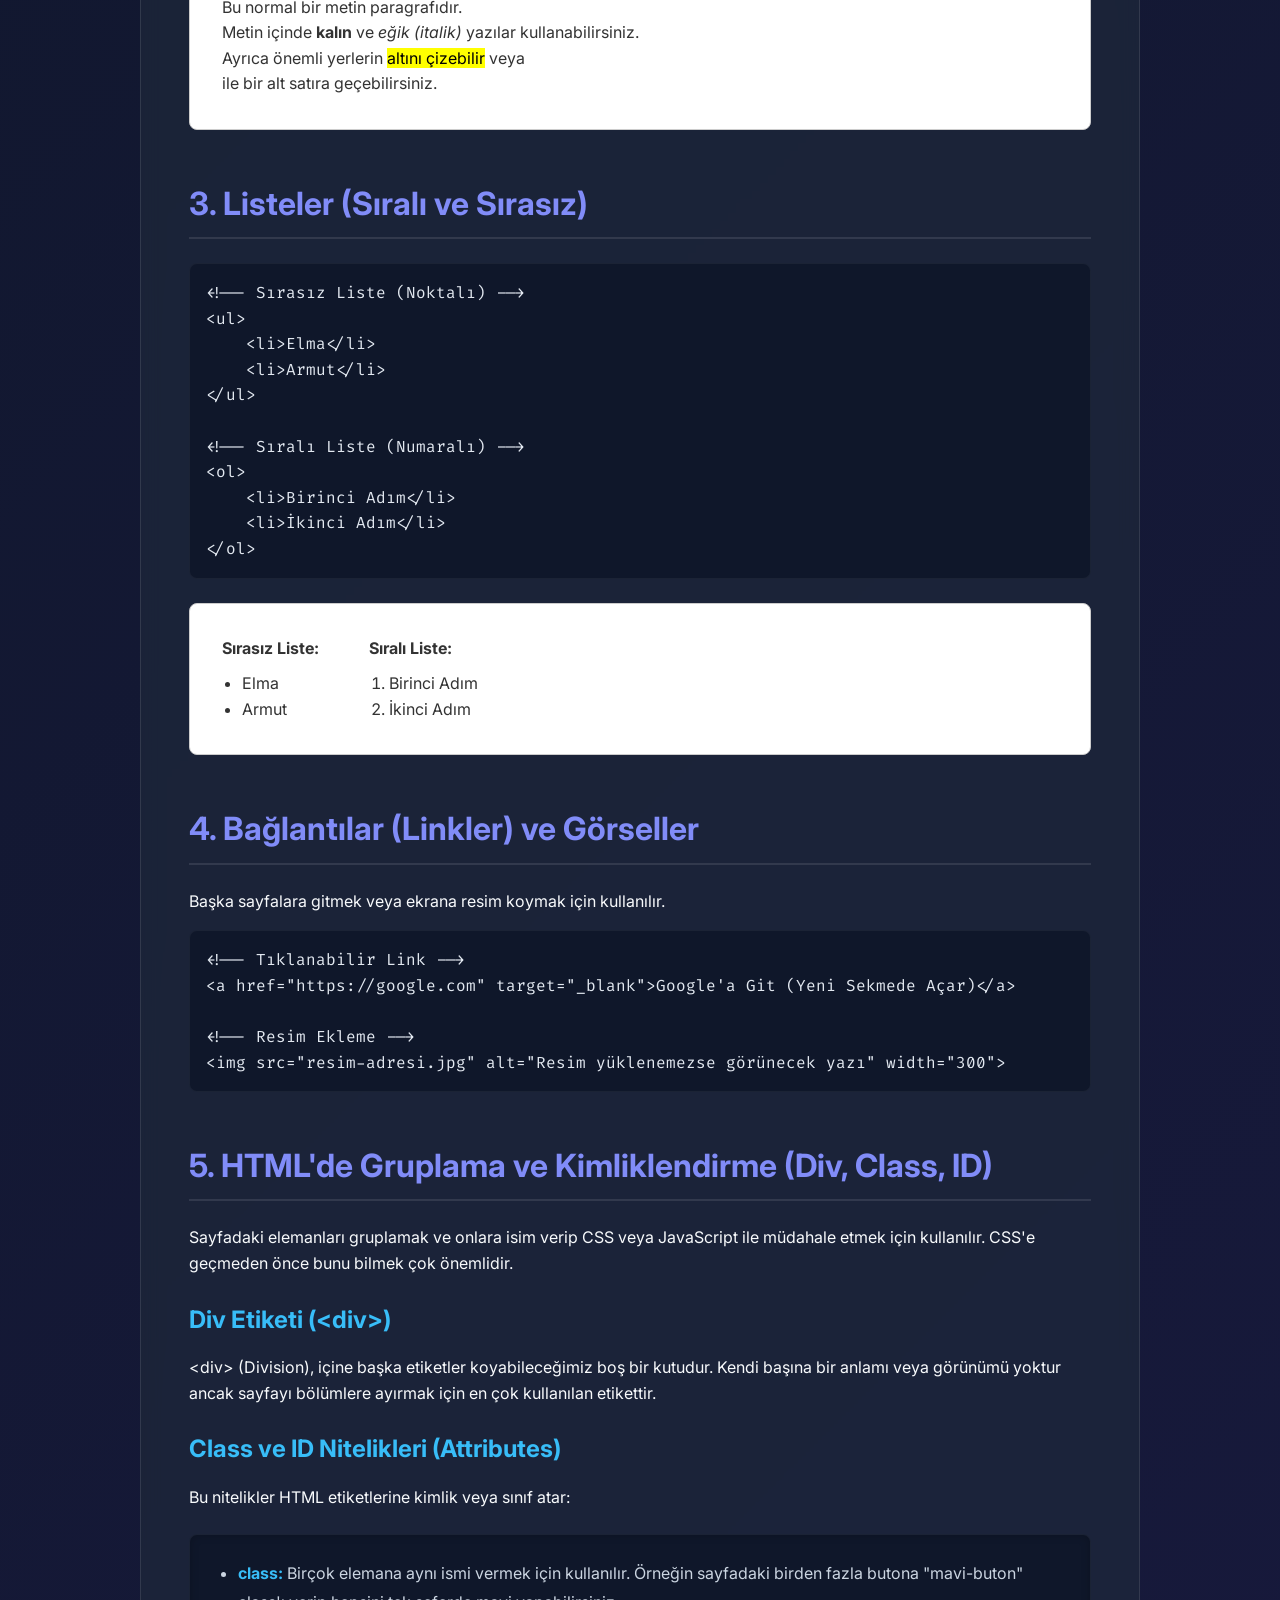
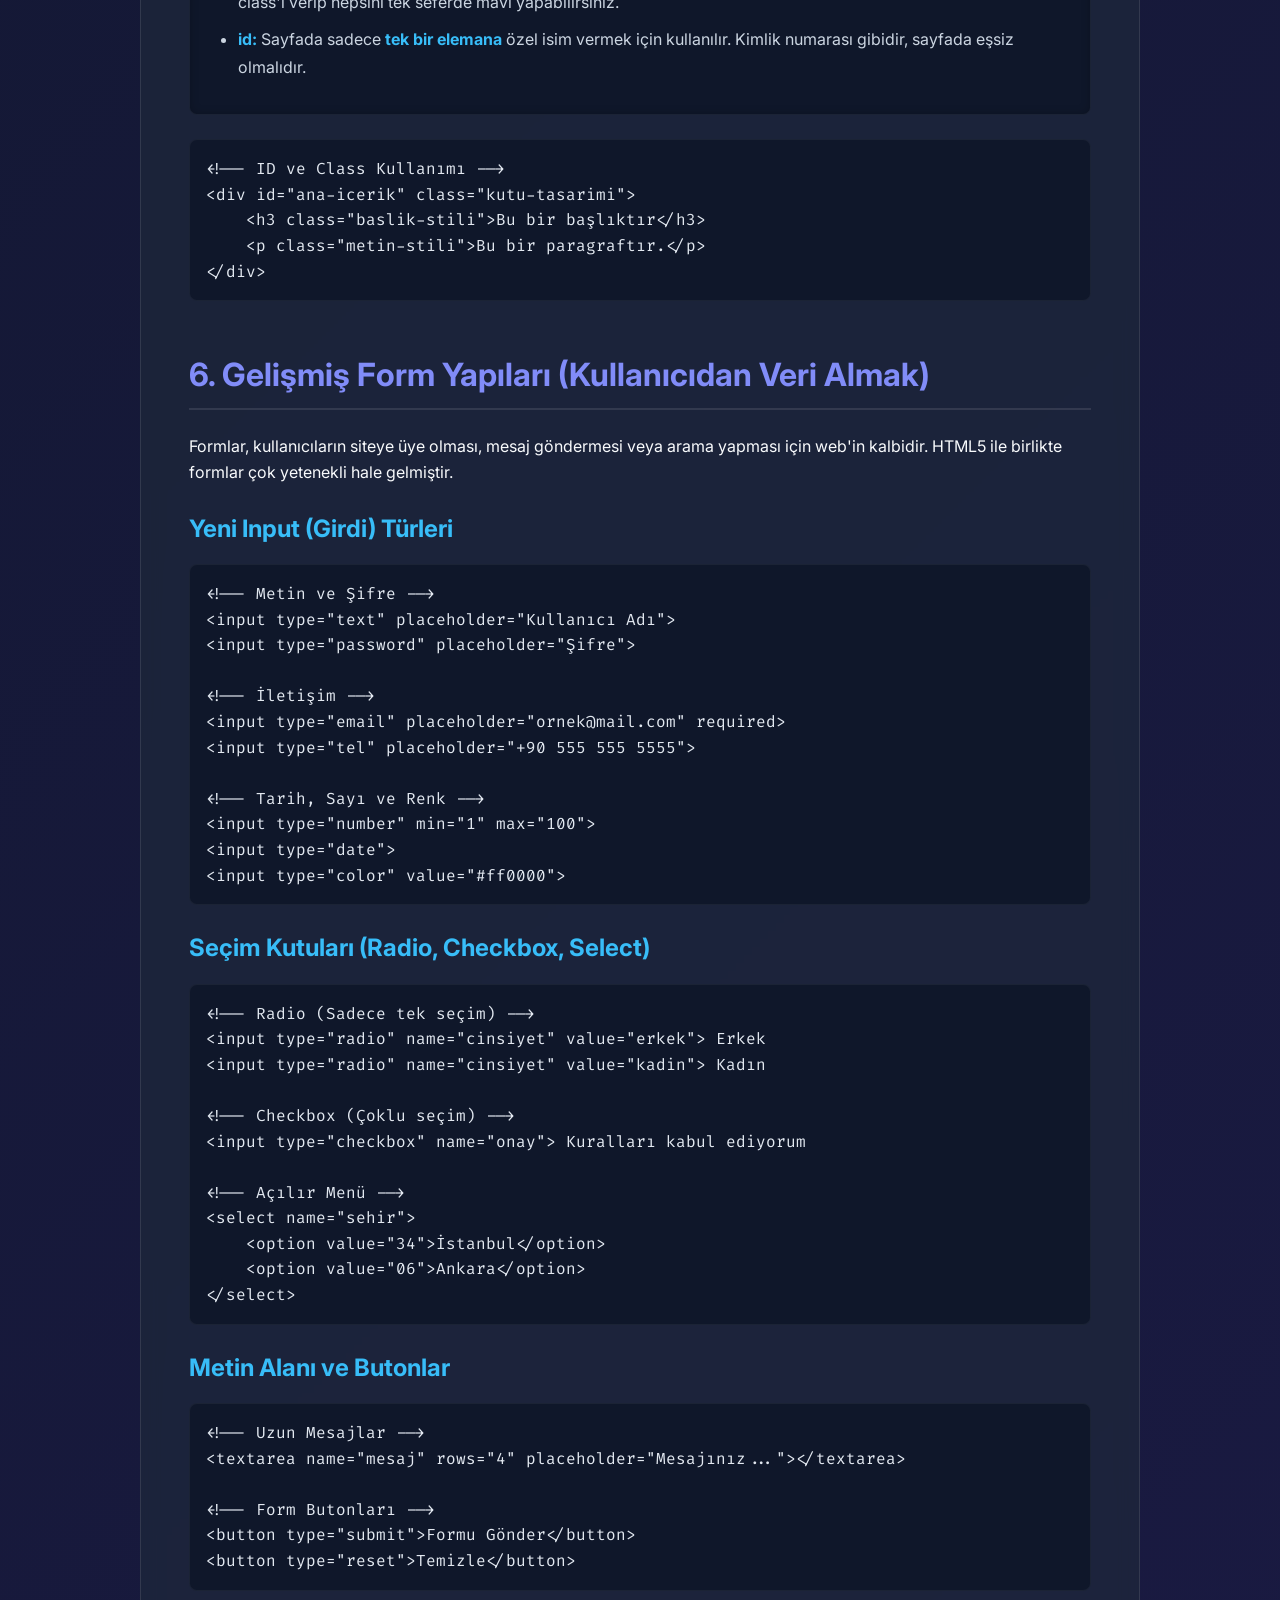
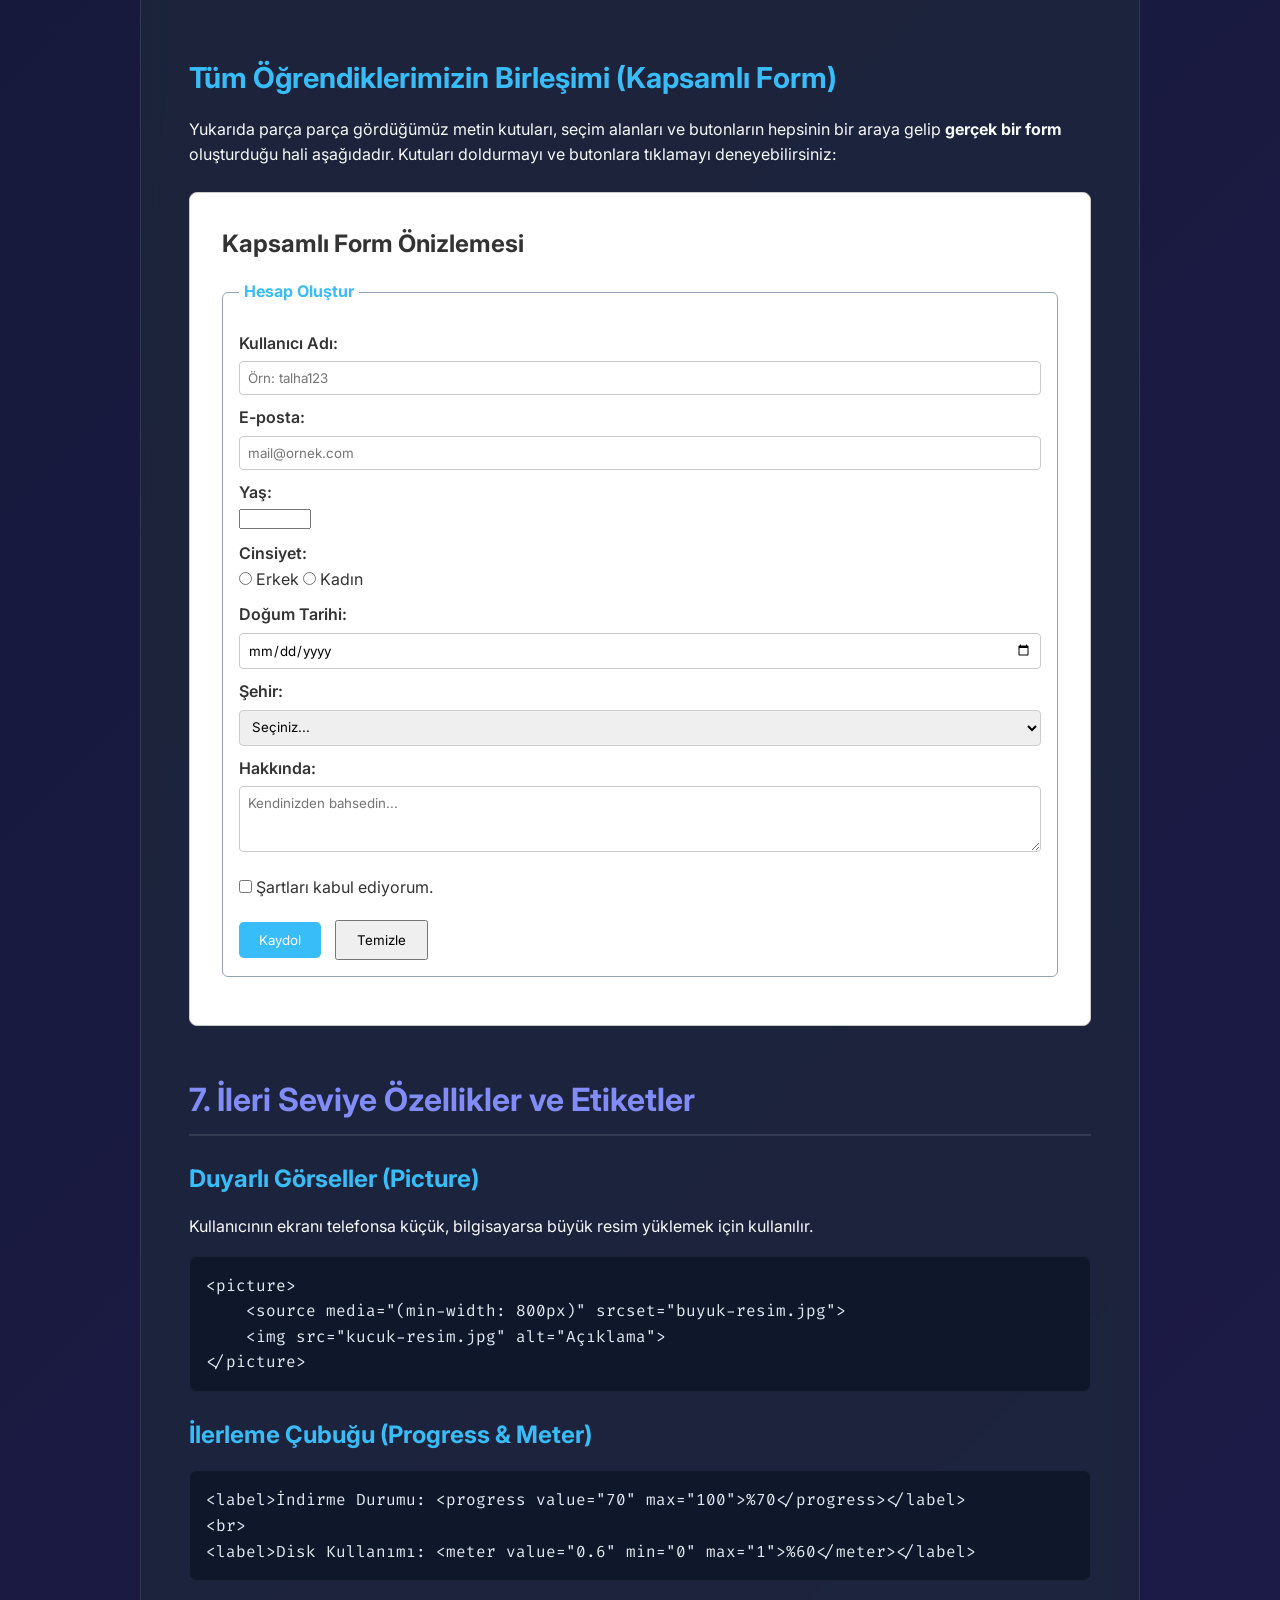
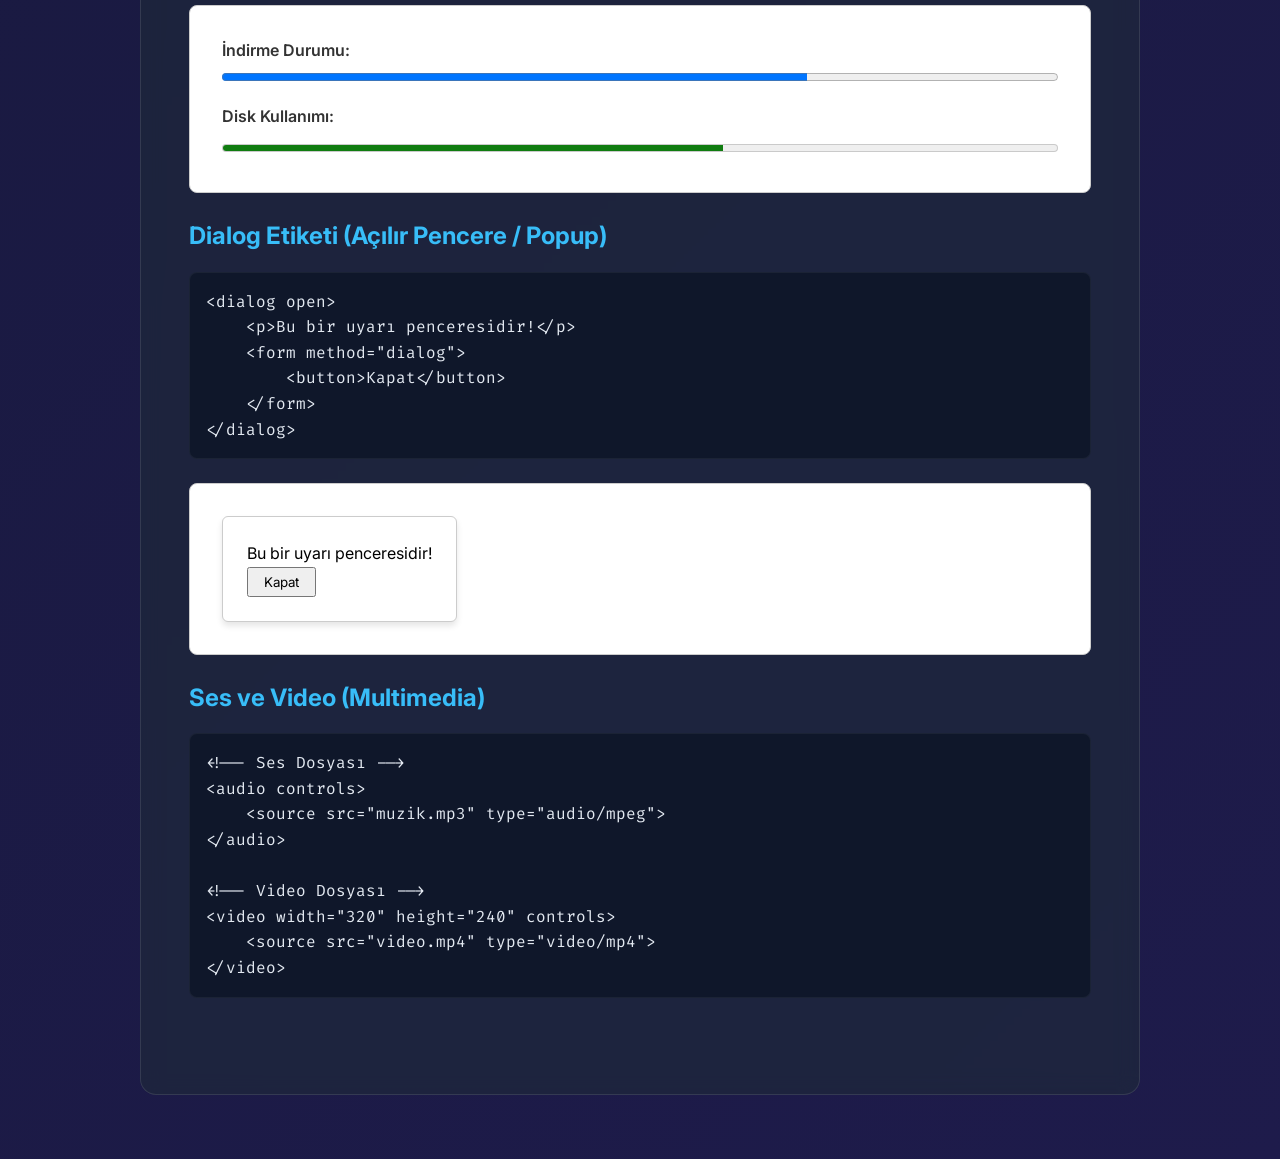
<file: talha_notebook/html5-notes.html>
<!DOCTYPE html>
<html lang="tr">
<head>
    <meta charset="UTF-8">
    <meta name="viewport" content="width=device-width, initial-scale=1.0">
    <title>HTML5 Ders Notları - Talha'nın Not Defteri</title>
    <link href="https://fonts.googleapis.com/css2?family=Inter:wght@400;600;800&family=Fira+Code&display=swap" rel="stylesheet">
    <link rel="stylesheet" href="css/html5-notes.css">
</head>
<body>
    <div class="notes-container">
        <a href="index.html" class="back-link">&larr; Ana Sayfaya Dön</a>
        
        <h1 class="main-title" style="font-size: 2.5rem;">Sıfırdan İleri Seviye HTML5</h1>
        <p style="text-align: center; color: #94a3b8; margin-bottom: 2rem;">Web tasarımına yeni başlayanlar için en temelden başlayıp gelişmiş formlara kadar uzanan kapsamlı bir rehber.</p>

        <!-- 1. Temel Belge Yapısı -->
        <section class="notes-section">
            <h2>1. Temel Belge Yapısı (Document Structure)</h2>
            <p>Her HTML sayfası (web sitesi) standart bir iskelet ile başlar. Tarayıcı (Chrome vb.) sayfayı okumaya bu yapıdan başlar.</p>
            <div class="code-example">
<code>&lt;!DOCTYPE html&gt; &lt;!-- Tarayıcıya bunun HTML5 olduğunu söyler --&gt;
&lt;html lang="tr"&gt; &lt;!-- Sayfanın dili Türkçe --&gt;
&lt;head&gt;
    &lt;meta charset="UTF-8"&gt; &lt;!-- Türkçe karakterleri destekler --&gt;
    &lt;title&gt;Sekme Başlığı&lt;/title&gt; &lt;!-- Tarayıcı sekmesinde yazan isim --&gt;
&lt;/head&gt;
&lt;body&gt;
    &lt;!-- Kullanıcının ekranda gördüğü HER ŞEY buraya yazılır --&gt;
    &lt;h1&gt;Merhaba Dünya!&lt;/h1&gt;
&lt;/body&gt;
&lt;/html&gt;</code>
            </div>
        </section>

        <!-- 2. Başlıklar ve Metin Biçimlendirme -->
        <section class="notes-section">
            <h2>2. Başlıklar ve Metin Biçimlendirme</h2>
            <p>Gazetelerdeki gibi web sayfalarının da başlıkları (Heading) ve paragrafları vardır.</p>
            
            <h3>Başlıklar (H1 - H6)</h3>
            <div class="code-example">
<code>&lt;h1&gt;En Büyük ve En Önemli Başlık (Sayfada 1 tane olmalı)&lt;/h1&gt;
&lt;h2&gt;İkinci Derece Alt Başlık&lt;/h2&gt;
&lt;h6&gt;En Küçük Başlık&lt;/h6&gt;</code>
            </div>
            <div class="preview-box">
                <h1 style="margin-top:0;">En Büyük ve En Önemli Başlık</h1>
                <h2>İkinci Derece Alt Başlık</h2>
                <h6>En Küçük Başlık</h6>
            </div>
            
            <h3>Paragraflar ve Vurgular</h3>
            <div class="code-example">
<code>&lt;p&gt;Bu normal bir metin paragrafıdır.&lt;/p&gt;
&lt;p&gt;Metin içinde &lt;strong&gt;kalın&lt;/strong&gt; ve &lt;em&gt;eğik (italik)&lt;/em&gt; yazılar kullanabilirsiniz.&lt;/p&gt;
&lt;p&gt;Ayrıca önemli yerlerin &lt;mark&gt;altını çizebilir&lt;/mark&gt; veya &lt;br&gt; ile bir alt satıra geçebilirsiniz.&lt;/p&gt;</code>
            </div>
            <div class="preview-box">
                <p style="margin-top:0;">Bu normal bir metin paragrafıdır.</p>
                <p>Metin içinde <strong>kalın</strong> ve <em>eğik (italik)</em> yazılar kullanabilirsiniz.</p>
                <p>Ayrıca önemli yerlerin <mark>altını çizebilir</mark> veya <br> ile bir alt satıra geçebilirsiniz.</p>
            </div>
        </section>

        <!-- 3. Listeler -->
        <section class="notes-section">
            <h2>3. Listeler (Sıralı ve Sırasız)</h2>
            <div class="code-example">
<code>&lt;!-- Sırasız Liste (Noktalı) --&gt;
&lt;ul&gt;
    &lt;li&gt;Elma&lt;/li&gt;
    &lt;li&gt;Armut&lt;/li&gt;
&lt;/ul&gt;

&lt;!-- Sıralı Liste (Numaralı) --&gt;
&lt;ol&gt;
    &lt;li&gt;Birinci Adım&lt;/li&gt;
    &lt;li&gt;İkinci Adım&lt;/li&gt;
&lt;/ol&gt;</code>
            </div>
            <div class="preview-box" style="display:flex; gap: 50px;">
                <div>
                    <strong>Sırasız Liste:</strong>
                    <ul style="margin-top:10px; margin-left: 20px; color: #333;"><li>Elma</li><li>Armut</li></ul>
                </div>
                <div>
                    <strong>Sıralı Liste:</strong>
                    <ol style="margin-top:10px; margin-left: 20px; color: #333;"><li>Birinci Adım</li><li>İkinci Adım</li></ol>
                </div>
            </div>
        </section>

        <!-- 4. Bağlantılar ve Görseller -->
        <section class="notes-section">
            <h2>4. Bağlantılar (Linkler) ve Görseller</h2>
            <p>Başka sayfalara gitmek veya ekrana resim koymak için kullanılır.</p>
            <div class="code-example">
<code>&lt;!-- Tıklanabilir Link --&gt;
&lt;a href="https://google.com" target="_blank"&gt;Google'a Git (Yeni Sekmede Açar)&lt;/a&gt;

&lt;!-- Resim Ekleme --&gt;
&lt;img src="resim-adresi.jpg" alt="Resim yüklenemezse görünecek yazı" width="300"&gt;</code>
            </div>
        </section>

        <!-- 5. Div, Class, ID -->
        <section class="notes-section">
            <h2>5. HTML'de Gruplama ve Kimliklendirme (Div, Class, ID)</h2>
            <p>Sayfadaki elemanları gruplamak ve onlara isim verip CSS veya JavaScript ile müdahale etmek için kullanılır. CSS'e geçmeden önce bunu bilmek çok önemlidir.</p>
            
            <h3>Div Etiketi (&lt;div&gt;)</h3>
            <p><code>&lt;div&gt;</code> (Division), içine başka etiketler koyabileceğimiz boş bir kutudur. Kendi başına bir anlamı veya görünümü yoktur ancak sayfayı bölümlere ayırmak için en çok kullanılan etikettir.</p>
            
            <h3>Class ve ID Nitelikleri (Attributes)</h3>
            <p>Bu nitelikler HTML etiketlerine kimlik veya sınıf atar:</p>
            <div class="info-box">
                <ul>
                    <li><strong>class:</strong> Birçok elemana aynı ismi vermek için kullanılır. Örneğin sayfadaki birden fazla butona "mavi-buton" class'ı verip hepsini tek seferde mavi yapabilirsiniz.</li>
                    <li><strong>id:</strong> Sayfada sadece <strong>tek bir elemana</strong> özel isim vermek için kullanılır. Kimlik numarası gibidir, sayfada eşsiz olmalıdır.</li>
                </ul>
            </div>
            
            <div class="code-example">
<code>&lt;!-- ID ve Class Kullanımı --&gt;
&lt;div id="ana-icerik" class="kutu-tasarimi"&gt;
    &lt;h3 class="baslik-stili"&gt;Bu bir başlıktır&lt;/h3&gt;
    &lt;p class="metin-stili"&gt;Bu bir paragraftır.&lt;/p&gt;
&lt;/div&gt;</code>
            </div>
        </section>

        <!-- 6. Formlar (Geniş Bölüm) -->
        <section class="notes-section">
            <h2>6. Gelişmiş Form Yapıları (Kullanıcıdan Veri Almak)</h2>
            <p>Formlar, kullanıcıların siteye üye olması, mesaj göndermesi veya arama yapması için web'in kalbidir. HTML5 ile birlikte formlar çok yetenekli hale gelmiştir.</p>
            
            <h3>Yeni Input (Girdi) Türleri</h3>
            <div class="code-example">
<code>&lt;!-- Metin ve Şifre --&gt;
&lt;input type="text" placeholder="Kullanıcı Adı"&gt;
&lt;input type="password" placeholder="Şifre"&gt;

&lt;!-- İletişim --&gt;
&lt;input type="email" placeholder="ornek@mail.com" required&gt;
&lt;input type="tel" placeholder="+90 555 555 5555"&gt;

&lt;!-- Tarih, Sayı ve Renk --&gt;
&lt;input type="number" min="1" max="100"&gt;
&lt;input type="date"&gt;
&lt;input type="color" value="#ff0000"&gt;</code>
            </div>

            <h3>Seçim Kutuları (Radio, Checkbox, Select)</h3>
            <div class="code-example">
<code>&lt;!-- Radio (Sadece tek seçim) --&gt;
&lt;input type="radio" name="cinsiyet" value="erkek"&gt; Erkek
&lt;input type="radio" name="cinsiyet" value="kadin"&gt; Kadın

&lt;!-- Checkbox (Çoklu seçim) --&gt;
&lt;input type="checkbox" name="onay"&gt; Kuralları kabul ediyorum

&lt;!-- Açılır Menü --&gt;
&lt;select name="sehir"&gt;
    &lt;option value="34"&gt;İstanbul&lt;/option&gt;
    &lt;option value="06"&gt;Ankara&lt;/option&gt;
&lt;/select&gt;</code>
            </div>

            <h3>Metin Alanı ve Butonlar</h3>
            <div class="code-example">
<code>&lt;!-- Uzun Mesajlar --&gt;
&lt;textarea name="mesaj" rows="4" placeholder="Mesajınız..."&gt;&lt;/textarea&gt;

&lt;!-- Form Butonları --&gt;
&lt;button type="submit"&gt;Formu Gönder&lt;/button&gt;
&lt;button type="reset"&gt;Temizle&lt;/button&gt;</code>
            </div>

            <div style="margin-top: 4rem; margin-bottom: 1.5rem;">
                <h3 style="font-size: 1.8rem;">Tüm Öğrendiklerimizin Birleşimi (Kapsamlı Form)</h3>
                <p>Yukarıda parça parça gördüğümüz metin kutuları, seçim alanları ve butonların hepsinin bir araya gelip <strong>gerçek bir form</strong> oluşturduğu hali aşağıdadır. Kutuları doldurmayı ve butonlara tıklamayı deneyebilirsiniz:</p>
            </div>

            <div class="form-preview">
                <h3 style="margin-top: 0; color: #333;">Kapsamlı Form Önizlemesi</h3>
                <form action="#" method="get">
                    <fieldset>
                        <legend>Hesap Oluştur</legend>
                        
                        <label for="username">Kullanıcı Adı:</label>
                        <input type="text" id="username" placeholder="Örn: talha123" required>
                        
                        <label for="email">E-posta:</label>
                        <input type="email" id="email" placeholder="mail@ornek.com">
                        
                        <label for="age">Yaş:</label>
                        <input type="number" id="age" min="18" max="99">
                        
                        <label>Cinsiyet:</label>
                        <input type="radio" id="p_erkek" name="p_cinsiyet"> <label class="inline-label" for="p_erkek">Erkek</label>
                        <input type="radio" id="p_kadin" name="p_cinsiyet"> <label class="inline-label" for="p_kadin">Kadın</label>
                        
                        <label for="bday">Doğum Tarihi:</label>
                        <input type="date" id="bday">
                        
                        <label for="city">Şehir:</label>
                        <select id="city">
                            <option value="">Seçiniz...</option>
                            <optgroup label="Büyükşehirler">
                                <option value="ist">İstanbul</option>
                                <option value="ank">Ankara</option>
                                <option value="iz">İzmir</option>
                            </optgroup>
                        </select>
                        
                        <label for="bio">Hakkında:</label>
                        <textarea id="bio" rows="3" placeholder="Kendinizden bahsedin..."></textarea>
                        
                        <div style="margin-top: 15px;">
                            <input type="checkbox" id="terms" required> 
                            <label class="inline-label" for="terms">Şartları kabul ediyorum.</label>
                        </div>
                        
                        <div style="margin-top: 20px;">
                            <button type="submit" style="padding: 10px 20px; background: var(--primary-color); border:none; border-radius:5px; color:white; cursor:pointer;">Kaydol</button>
                            <button type="reset" style="padding: 10px 20px; margin-left:10px; cursor:pointer;">Temizle</button>
                        </div>
                    </fieldset>
                </form>
            </div>
        </section>

        <!-- 7. Diğer Gelişmiş Özellikler -->
        <section class="notes-section">
            <h2>7. İleri Seviye Özellikler ve Etiketler</h2>
            
            <h3>Duyarlı Görseller (Picture)</h3>
            <p>Kullanıcının ekranı telefonsa küçük, bilgisayarsa büyük resim yüklemek için kullanılır.</p>
            <div class="code-example">
<code>&lt;picture&gt;
    &lt;source media="(min-width: 800px)" srcset="buyuk-resim.jpg"&gt;
    &lt;img src="kucuk-resim.jpg" alt="Açıklama"&gt;
&lt;/picture&gt;</code>
            </div>
            
            <h3>İlerleme Çubuğu (Progress & Meter)</h3>
            <div class="code-example">
<code>&lt;label&gt;İndirme Durumu: &lt;progress value="70" max="100"&gt;%70&lt;/progress&gt;&lt;/label&gt;
&lt;br&gt;
&lt;label&gt;Disk Kullanımı: &lt;meter value="0.6" min="0" max="1"&gt;%60&lt;/meter&gt;&lt;/label&gt;</code>
            </div>
            <div class="preview-box">
                <label style="display:block; margin-bottom: 5px; font-weight: 600;">İndirme Durumu:</label>
                <progress value="70" max="100" style="width: 100%; margin-bottom: 15px;">%70</progress>
                <label style="display:block; margin-bottom: 5px; font-weight: 600;">Disk Kullanımı:</label>
                <meter value="0.6" min="0" max="1" style="width: 100%;">%60</meter>
            </div>
            
            <h3>Dialog Etiketi (Açılır Pencere / Popup)</h3>
            <div class="code-example">
<code>&lt;dialog open&gt;
    &lt;p&gt;Bu bir uyarı penceresidir!&lt;/p&gt;
    &lt;form method="dialog"&gt;
        &lt;button&gt;Kapat&lt;/button&gt;
    &lt;/form&gt;
&lt;/dialog&gt;</code>
            </div>
            <div class="preview-box" style="position: relative; padding: 2rem;">
                <dialog open style="position: static; display: block; border: 1px solid #ccc; box-shadow: 0 4px 6px rgba(0,0,0,0.1); border-radius: 6px; padding: 1.5rem;">
                    <p style="margin-top: 0;">Bu bir uyarı penceresidir!</p>
                    <form method="dialog">
                        <button type="button" style="padding: 5px 15px; cursor: pointer;">Kapat</button>
                    </form>
                </dialog>
            </div>

            <h3>Ses ve Video (Multimedia)</h3>
            <div class="code-example">
<code>&lt;!-- Ses Dosyası --&gt;
&lt;audio controls&gt;
    &lt;source src="muzik.mp3" type="audio/mpeg"&gt;
&lt;/audio&gt;

&lt;!-- Video Dosyası --&gt;
&lt;video width="320" height="240" controls&gt;
    &lt;source src="video.mp4" type="video/mp4"&gt;
&lt;/video&gt;</code>
            </div>

        </section>

    </div>
</body>
</html>
</file>
<file: talha_notebook/css/index.css>
:root {
    --bg-dark: #0f172a;
    --bg-darker: #020617;
    --text-main: #f8fafc;
    --text-muted: #94a3b8;
    --accent-1: #38bdf8; /* Light Blue */
    --accent-2: #818cf8; /* Indigo */
    --accent-3: #c084fc; /* Purple */
    --card-bg: rgba(30, 41, 59, 0.4);
    --card-border: rgba(255, 255, 255, 0.08);
}

* {
    box-sizing: border-box;
    margin: 0;
    padding: 0;
    font-family: 'Outfit', -apple-system, BlinkMacSystemFont, sans-serif;
    scroll-behavior: smooth;
}

body {
    background-color: var(--bg-darker);
    color: var(--text-main);
    min-height: 100vh;
    line-height: 1.6;
    overflow-x: hidden;
    position: relative;
}

/* Arka Plan Glow Efektleri */
.glow-circle {
    position: fixed;
    width: 600px;
    height: 600px;
    border-radius: 50%;
    filter: blur(120px);
    z-index: -1;
    opacity: 0.4;
    animation: float 20s infinite alternate;
}

.shape-1 {
    top: -200px;
    left: -200px;
    background: radial-gradient(circle, var(--accent-2) 0%, transparent 70%);
}

.shape-2 {
    bottom: -200px;
    right: -200px;
    background: radial-gradient(circle, var(--accent-1) 0%, transparent 70%);
}

@keyframes float {
    0% { transform: translate(0, 0) scale(1); }
    100% { transform: translate(50px, 50px) scale(1.1); }
}

/* Navbar */
.navbar {
    display: flex;
    justify-content: space-between;
    align-items: center;
    padding: 1.5rem 5%;
    background: rgba(2, 6, 23, 0.6);
    backdrop-filter: blur(12px);
    border-bottom: 1px solid var(--card-border);
    position: sticky;
    top: 0;
    z-index: 100;
}

.nav-brand {
    font-size: 1.5rem;
    font-weight: 800;
    color: var(--text-main);
    display: flex;
    align-items: center;
    gap: 0.5rem;
}

.nav-brand i { color: var(--accent-1); }

.nav-links a {
    color: var(--text-muted);
    text-decoration: none;
    font-weight: 600;
    transition: color 0.3s;
    display: flex;
    align-items: center;
    gap: 0.5rem;
}
.nav-links a:hover { color: var(--text-main); }

/* Wrapper */
.page-wrapper {
    max-width: 1200px;
    margin: 0 auto;
    padding: 0 2rem;
}

/* Hero Section */
.hero-section {
    text-align: center;
    padding: 8rem 0 6rem 0;
    display: flex;
    flex-direction: column;
    align-items: center;
    animation: fadeInUp 1s ease-out;
}

.badge {
    background: rgba(56, 189, 248, 0.1);
    color: var(--accent-1);
    padding: 0.5rem 1rem;
    border-radius: 50px;
    font-size: 0.9rem;
    font-weight: 600;
    margin-bottom: 1.5rem;
    border: 1px solid rgba(56, 189, 248, 0.2);
}

.main-title {
    font-size: 4.5rem;
    font-weight: 800;
    line-height: 1.1;
    margin-bottom: 1.5rem;
    letter-spacing: -1px;
}

.main-title span {
    background: linear-gradient(to right, var(--accent-1), var(--accent-3));
    -webkit-background-clip: text;
    -webkit-text-fill-color: transparent;
}

.hero-subtitle {
    font-size: 1.2rem;
    color: var(--text-muted);
    max-width: 600px;
    margin-bottom: 3rem;
}

.hero-buttons {
    display: flex;
    gap: 1rem;
}

.btn {
    padding: 1rem 2rem;
    border-radius: 8px;
    text-decoration: none;
    font-weight: 600;
    font-size: 1.1rem;
    transition: all 0.3s ease;
    display: flex;
    align-items: center;
    gap: 0.5rem;
}

.btn-primary {
    background: var(--text-main);
    color: var(--bg-darker);
    border: 2px solid var(--text-main);
}
.btn-primary:hover {
    background: transparent;
    color: var(--text-main);
    box-shadow: 0 0 20px rgba(255,255,255,0.2);
}

/* Main Content (Grid) */
.main-content {
    padding-bottom: 6rem;
}

.section-header {
    margin-bottom: 3rem;
}
.section-header h2 {
    font-size: 2rem;
    margin-bottom: 0.5rem;
}
.section-line {
    height: 4px;
    width: 60px;
    background: linear-gradient(to right, var(--accent-1), var(--accent-3));
    border-radius: 2px;
}

.notebook-grid {
    display: grid;
    grid-template-columns: repeat(auto-fit, minmax(320px, 1fr));
    gap: 2rem;
    width: 100%;
}

.notebook-card {
    background: var(--card-bg);
    border: 1px solid var(--card-border);
    border-radius: 20px;
    padding: 2.5rem;
    text-decoration: none;
    color: var(--text-main);
    backdrop-filter: blur(12px);
    -webkit-backdrop-filter: blur(12px);
    transition: all 0.4s cubic-bezier(0.4, 0, 0.2, 1);
    position: relative;
    overflow: hidden;
    display: flex;
    flex-direction: column;
}

.notebook-card::before {
    content: '';
    position: absolute;
    top: 0; left: 0; right: 0;
    height: 4px;
    background: linear-gradient(to right, var(--accent-1), var(--accent-2));
    opacity: 0;
    transition: opacity 0.4s ease;
}

.notebook-card:hover {
    transform: translateY(-10px);
    border-color: rgba(255,255,255,0.2);
    box-shadow: 0 20px 40px rgba(0, 0, 0, 0.4), inset 0 0 0 1px rgba(255,255,255,0.05);
}

.notebook-card:hover::before {
    opacity: 1;
}

.card-icon {
    font-size: 3.5rem;
    margin-bottom: 1.5rem;
}

.html-card .card-icon { color: #e34f26; }
.css-card .card-icon { color: #264de4; }
.js-card .card-icon { color: #f7df1e; }
.java-card .card-icon { color: #e76f00; }
.csharp-card .card-icon { color: #9b4dca; }
.php-card .card-icon { color: #777bb4; }

.card-content { flex: 1; }
.card-content h2 {
    font-size: 1.6rem;
    margin-bottom: 1rem;
}
.card-content p {
    color: var(--text-muted);
    font-size: 1rem;
    margin-bottom: 2rem;
}

.card-footer {
    display: flex;
    gap: 0.5rem;
    margin-top: auto;
}

.tag {
    background: rgba(255,255,255,0.05);
    padding: 0.3rem 0.8rem;
    border-radius: 6px;
    font-size: 0.8rem;
    color: var(--text-muted);
}

.locked {
    opacity: 0.6;
    cursor: not-allowed;
}
.locked:hover {
    transform: none;
    box-shadow: none;
    border-color: var(--card-border);
}
.locked::before { display: none; }

.lock-icon {
    position: absolute;
    top: 2rem;
    right: 2rem;
    color: var(--text-muted);
    font-size: 1.2rem;
}

/* Footer */
footer {
    text-align: center;
    padding: 2rem;
    color: var(--text-muted);
    border-top: 1px solid var(--card-border);
    margin-top: 4rem;
}

/* Animations */
@keyframes fadeInUp {
    from { opacity: 0; transform: translateY(30px); }
    to { opacity: 1; transform: translateY(0); }
}

/* ── Responsive ── */
@media (max-width: 1024px) {
    .notebook-grid {
        grid-template-columns: repeat(auto-fit, minmax(280px, 1fr));
    }
}

@media (max-width: 768px) {
    /* Navbar */
    .navbar {
        padding: 1rem 4%;
    }

    .nav-brand {
        font-size: 1.2rem;
    }

    .nav-links a {
        font-size: 0.85rem;
    }

    /* Hero Section */
    .hero-section {
        padding: 4rem 0 3rem 0;
    }

    .main-title {
        font-size: 2.5rem;
    }

    .hero-subtitle {
        font-size: 1rem;
        padding: 0 1rem;
    }

    .badge {
        font-size: 0.8rem;
    }

    .btn {
        padding: 0.8rem 1.5rem;
        font-size: 1rem;
    }

    /* Section Header */
    .section-header h2 {
        font-size: 1.6rem;
    }

    /* Notebook Grid - 2 per row on mobile */
    .notebook-grid {
        grid-template-columns: repeat(2, 1fr);
        gap: 1rem;
    }

    .notebook-card {
        padding: 1.5rem;
        border-radius: 16px;
    }

    .card-icon {
        font-size: 2.5rem;
        margin-bottom: 1rem;
    }

    .card-content h2 {
        font-size: 1.1rem;
        margin-bottom: 0.5rem;
    }

    .card-content p {
        font-size: 0.8rem;
        margin-bottom: 1rem;
        display: -webkit-box;
        -webkit-line-clamp: 3;
        -webkit-box-orient: vertical;
        overflow: hidden;
    }

    .card-footer {
        gap: 0.3rem;
    }

    .tag {
        font-size: 0.7rem;
        padding: 0.2rem 0.5rem;
    }

    .lock-icon {
        top: 1.2rem;
        right: 1.2rem;
        font-size: 1rem;
    }

    /* Page wrapper */
    .page-wrapper {
        padding: 0 1rem;
    }

    /* Footer */
    footer {
        padding: 1.5rem;
        font-size: 0.85rem;
    }

    /* Glow effects - reduce on mobile */
    .glow-circle {
        width: 300px;
        height: 300px;
        filter: blur(80px);
        opacity: 0.3;
    }
}

@media (max-width: 480px) {
    .main-title {
        font-size: 2rem;
    }

    .hero-section {
        padding: 3rem 0 2rem 0;
    }

    .notebook-grid {
        grid-template-columns: repeat(2, 1fr);
        gap: 0.75rem;
    }

    .notebook-card {
        padding: 1.2rem;
        border-radius: 14px;
    }

    .card-icon {
        font-size: 2rem;
        margin-bottom: 0.8rem;
    }

    .card-content h2 {
        font-size: 0.95rem;
        margin-bottom: 0.4rem;
    }

    .card-content p {
        font-size: 0.75rem;
        -webkit-line-clamp: 2;
    }

    .tag {
        font-size: 0.65rem;
        padding: 0.15rem 0.4rem;
    }

    .navbar {
        padding: 0.8rem 4%;
    }

    .nav-brand {
        font-size: 1rem;
    }

    .nav-links {
        display: none;
    }
}
</file>
<file: talha_notebook/css/css-cheatsheet.css>
:root {
    --bg-color: #0f172a;
    --text-color: #f8fafc;
    --primary-color: #38bdf8;
    --secondary-color: #818cf8;
    --card-bg: rgba(30, 41, 59, 0.7);
    --card-border: rgba(255, 255, 255, 0.1);
}

* {
    box-sizing: border-box;
    margin: 0;
    padding: 0;
    font-family: 'Inter', -apple-system, BlinkMacSystemFont, sans-serif;
}

body {
    background: linear-gradient(135deg, #0f172a 0%, #1e1b4b 100%);
    color: var(--text-color);
    min-height: 100vh;
    line-height: 1.6;
}

h1.main-title {
    font-size: 3rem;
    text-align: center;
    background: linear-gradient(to right, var(--primary-color), var(--secondary-color));
    -webkit-background-clip: text;
    -webkit-text-fill-color: transparent;
    margin-bottom: 1rem;
}

.notes-container {
    max-width: 1000px;
    width: 100%;
    margin: 0 auto;
    background: var(--card-bg);
    border: 1px solid var(--card-border);
    border-radius: 16px;
    padding: 3rem;
    backdrop-filter: blur(10px);
    margin-top: 2rem;
    margin-bottom: 4rem;
}

.back-link {
    display: inline-block;
    color: var(--primary-color);
    text-decoration: none;
    margin-bottom: 2rem;
    font-weight: 600;
    transition: color 0.3s;
}

.back-link:hover { color: var(--secondary-color); }

.notes-section { margin-bottom: 3rem; }
.notes-section h2 { 
    color: var(--secondary-color); 
    border-bottom: 2px solid var(--card-border); 
    padding-bottom: 0.5rem; 
    margin-bottom: 1.5rem; 
    font-size: 1.8rem;
    display: flex;
    align-items: center;
    gap: 10px;
}

/* Dictionary List Styles */
.property-list {
    display: flex;
    flex-direction: column;
    gap: 1rem;
}

.prop-item {
    background: #1e293b;
    border: 1px solid rgba(255, 255, 255, 0.05);
    border-radius: 8px;
    padding: 1.2rem;
    display: flex;
    flex-direction: column;
    gap: 0.5rem;
    transition: transform 0.2s, box-shadow 0.2s;
}

.prop-item:hover {
    transform: translateX(5px);
    border-color: var(--primary-color);
    box-shadow: -5px 0 0 var(--primary-color);
}

.prop-item code {
    font-family: 'Fira Code', 'Consolas', monospace;
    color: var(--primary-color);
    font-size: 1.1rem;
    font-weight: bold;
    display: inline-block;
}

.prop-item p {
    color: #cbd5e1;
    margin: 0;
}

.prop-item em {
    color: #94a3b8;
    font-size: 0.9rem;
}

/* ── Responsive ── */
@media (max-width: 768px) {
    .notes-container {
        padding: 1.5rem;
        border-radius: 12px;
        margin-top: 1rem;
        margin-bottom: 2rem;
    }

    h1.main-title {
        font-size: 1.8rem !important;
    }

    .notes-section h2 {
        font-size: 1.3rem;
        gap: 6px;
    }

    .prop-item {
        padding: 1rem;
    }

    .prop-item code {
        font-size: 0.95rem;
    }

    .prop-item p {
        font-size: 0.9rem;
    }

    .prop-item em {
        font-size: 0.8rem;
    }

    body {
        font-size: 0.95rem;
    }
}

@media (max-width: 480px) {
    .notes-container {
        padding: 1rem;
        margin: 0.5rem;
        border-radius: 10px;
    }

    h1.main-title {
        font-size: 1.5rem !important;
    }

    .notes-section h2 {
        font-size: 1.1rem;
    }

    .prop-item {
        padding: 0.8rem;
    }

    .prop-item code {
        font-size: 0.85rem;
    }

    .prop-item p {
        font-size: 0.85rem;
    }
}
</file>
<file: talha_notebook/css/css3-notes.css>
:root {
    --bg-color: #0f172a;
    --text-color: #f8fafc;
    --primary-color: #38bdf8;
    --secondary-color: #818cf8;
    --card-bg: rgba(30, 41, 59, 0.7);
    --card-border: rgba(255, 255, 255, 0.1);
}

* {
    box-sizing: border-box;
    margin: 0;
    padding: 0;
    font-family: 'Inter', -apple-system, BlinkMacSystemFont, 'Segoe UI', Roboto, Helvetica, Arial, sans-serif;
}

body {
    background: linear-gradient(135deg, #0f172a 0%, #1e1b4b 100%);
    color: var(--text-color);
    min-height: 100vh;
    line-height: 1.6;
}

h1.main-title {
    font-size: 3rem;
    text-align: center;
    background: linear-gradient(to right, var(--primary-color), var(--secondary-color));
    -webkit-background-clip: text;
    -webkit-text-fill-color: transparent;
    margin-bottom: 1rem;
}

.notes-container {
    max-width: 1000px;
    width: 100%;
    margin: 0 auto;
    background: var(--card-bg);
    border: 1px solid var(--card-border);
    border-radius: 16px;
    padding: 3rem;
    backdrop-filter: blur(10px);
    margin-top: 2rem;
    margin-bottom: 4rem;
}

.back-link {
    display: inline-block;
    color: var(--primary-color);
    text-decoration: none;
    margin-bottom: 2rem;
    font-weight: 600;
    transition: color 0.3s;
}

.back-link:hover { color: var(--secondary-color); }

.notes-section { margin-bottom: 3rem; }
.notes-section h2 { color: var(--secondary-color); border-bottom: 2px solid var(--card-border); padding-bottom: 0.5rem; margin-bottom: 1.5rem; font-size: 2rem; }
.notes-section h3 { color: var(--primary-color); margin: 1.5rem 0 1rem 0; font-size: 1.5rem; }

.code-example {
    background: #0f172a;
    border-radius: 8px;
    padding: 1rem;
    margin: 1rem 0;
    border: 1px solid rgba(255, 255, 255, 0.05);
    overflow-x: auto;
}

.code-example code {
    font-family: 'Fira Code', 'Consolas', monospace;
    color: #e2e8f0;
    white-space: pre-wrap;
    word-break: break-word;
}

.preview-box {
    background: #ffffff;
    color: #333;
    padding: 2rem;
    border-radius: 8px;
    margin: 1.5rem 0;
    border: 1px solid #ccc;
}

.info-box {
    background: #0f172a;
    border-radius: 8px;
    padding: 1.5rem;
    margin: 1.5rem 0;
    border: 1px solid rgba(255, 255, 255, 0.05);
    box-shadow: inset 0 0 10px rgba(0,0,0,0.2);
}
.info-box ul { margin-left: 1.5rem; color: #cbd5e1; }
.info-box li { margin-bottom: 0.5rem; line-height: 1.8; }
.info-box strong { color: var(--primary-color); }

/* CSS3 Özel Animasyon Stilleri */
@keyframes previewSalla {
    0% { transform: translateX(0); }
    50% { transform: translateX(15px); }
    100% { transform: translateX(0); }
}

/* ── Responsive ── */
@media (max-width: 768px) {
    .notes-container {
        padding: 1.5rem;
        border-radius: 12px;
        margin-top: 1rem;
        margin-bottom: 2rem;
    }

    h1.main-title {
        font-size: 1.8rem !important;
    }

    .notes-section h2 {
        font-size: 1.4rem;
    }

    .notes-section h3 {
        font-size: 1.2rem;
    }

    .code-example {
        padding: 0.75rem;
        font-size: 0.85rem;
    }

    .code-example code {
        font-size: 0.8rem;
    }

    .preview-box {
        padding: 1rem;
        flex-direction: column;
        gap: 15px;
    }

    .info-box {
        padding: 1rem;
    }

    .info-box ul {
        margin-left: 1rem;
    }

    body {
        font-size: 0.95rem;
    }
}

@media (max-width: 480px) {
    .notes-container {
        padding: 1rem;
        margin: 0.5rem;
        border-radius: 10px;
    }

    h1.main-title {
        font-size: 1.5rem !important;
    }

    .notes-section h2 {
        font-size: 1.2rem;
    }

    .code-example code {
        font-size: 0.75rem;
    }
}
</file>
<file: talha_notebook/css/html5-notes.css>
:root {
    --bg-color: #0f172a;
    --text-color: #f8fafc;
    --primary-color: #38bdf8;
    --secondary-color: #818cf8;
    --card-bg: rgba(30, 41, 59, 0.7);
    --card-border: rgba(255, 255, 255, 0.1);
}

* {
    box-sizing: border-box;
    margin: 0;
    padding: 0;
    font-family: 'Inter', -apple-system, BlinkMacSystemFont, 'Segoe UI', Roboto, Helvetica, Arial, sans-serif;
}

body {
    background: linear-gradient(135deg, #0f172a 0%, #1e1b4b 100%);
    color: var(--text-color);
    min-height: 100vh;
    line-height: 1.6;
}

h1.main-title {
    font-size: 3rem;
    text-align: center;
    background: linear-gradient(to right, var(--primary-color), var(--secondary-color));
    -webkit-background-clip: text;
    -webkit-text-fill-color: transparent;
    margin-bottom: 1rem;
}

.notes-container {
    max-width: 1000px;
    width: 100%;
    margin: 0 auto;
    background: var(--card-bg);
    border: 1px solid var(--card-border);
    border-radius: 16px;
    padding: 3rem;
    backdrop-filter: blur(10px);
    margin-top: 2rem;
    margin-bottom: 4rem;
}

.back-link {
    display: inline-block;
    color: var(--primary-color);
    text-decoration: none;
    margin-bottom: 2rem;
    font-weight: 600;
    transition: color 0.3s;
}

.back-link:hover { color: var(--secondary-color); }

.notes-section { margin-bottom: 3rem; }
.notes-section h2 { color: var(--secondary-color); border-bottom: 2px solid var(--card-border); padding-bottom: 0.5rem; margin-bottom: 1.5rem; font-size: 2rem; }
.notes-section h3 { color: var(--primary-color); margin: 1.5rem 0 1rem 0; font-size: 1.5rem; }

.code-example {
    background: #0f172a;
    border-radius: 8px;
    padding: 1rem;
    margin: 1rem 0;
    border: 1px solid rgba(255, 255, 255, 0.05);
    overflow-x: auto;
}

.code-example code {
    font-family: 'Fira Code', 'Consolas', monospace;
    color: #e2e8f0;
    white-space: pre-wrap;
    word-break: break-word;
}

.preview-box {
    background: #ffffff;
    color: #333;
    padding: 2rem;
    border-radius: 8px;
    margin: 1.5rem 0;
    border: 1px solid #ccc;
}

.info-box {
    background: #0f172a;
    border-radius: 8px;
    padding: 1.5rem;
    margin: 1.5rem 0;
    border: 1px solid rgba(255, 255, 255, 0.05);
    box-shadow: inset 0 0 10px rgba(0,0,0,0.2);
}
.info-box ul { margin-left: 1.5rem; color: #cbd5e1; }
.info-box li { margin-bottom: 0.5rem; line-height: 1.8; }
.info-box strong { color: var(--primary-color); }

/* HTML5 Özel Form Önizleme Stilleri */
.form-preview {
    background: #ffffff;
    color: #333;
    padding: 2rem;
    border-radius: 8px;
    margin-bottom: 2rem;
    border: 1px solid #ccc;
}
.form-preview fieldset {
    border: 1px solid #94a3b8;
    padding: 1rem;
    border-radius: 6px;
    margin-bottom: 1rem;
}
.form-preview legend {
    font-weight: bold;
    padding: 0 5px;
    color: var(--primary-color);
}
.form-preview label {
    display: block;
    margin-top: 10px;
    font-weight: 600;
}
.form-preview input[type="text"],
.form-preview input[type="email"],
.form-preview input[type="password"],
.form-preview input[type="date"],
.form-preview input[type="file"],
.form-preview select,
.form-preview textarea {
    width: 100%;
    padding: 8px;
    margin-top: 5px;
    border: 1px solid #ccc;
    border-radius: 4px;
}
.form-preview .inline-label {
    display: inline-block;
    margin-top: 0;
    font-weight: normal;
}

/* ── Responsive ── */
@media (max-width: 768px) {
    .notes-container {
        padding: 1.5rem;
        border-radius: 12px;
        margin-top: 1rem;
        margin-bottom: 2rem;
    }

    h1.main-title {
        font-size: 1.8rem !important;
    }

    .notes-section h2 {
        font-size: 1.4rem;
    }

    .notes-section h3 {
        font-size: 1.2rem;
    }

    .code-example {
        padding: 0.75rem;
        font-size: 0.85rem;
    }

    .code-example code {
        font-size: 0.8rem;
    }

    .preview-box {
        padding: 1rem;
        flex-direction: column;
        gap: 20px;
    }

    .info-box {
        padding: 1rem;
    }

    .info-box ul {
        margin-left: 1rem;
    }

    .form-preview {
        padding: 1rem;
    }

    .form-preview fieldset {
        padding: 0.75rem;
    }

    body {
        font-size: 0.95rem;
    }
}

@media (max-width: 480px) {
    .notes-container {
        padding: 1rem;
        margin: 0.5rem;
        border-radius: 10px;
    }

    h1.main-title {
        font-size: 1.5rem !important;
    }

    .notes-section h2 {
        font-size: 1.2rem;
    }

    .code-example code {
        font-size: 0.75rem;
    }
}
</file>
